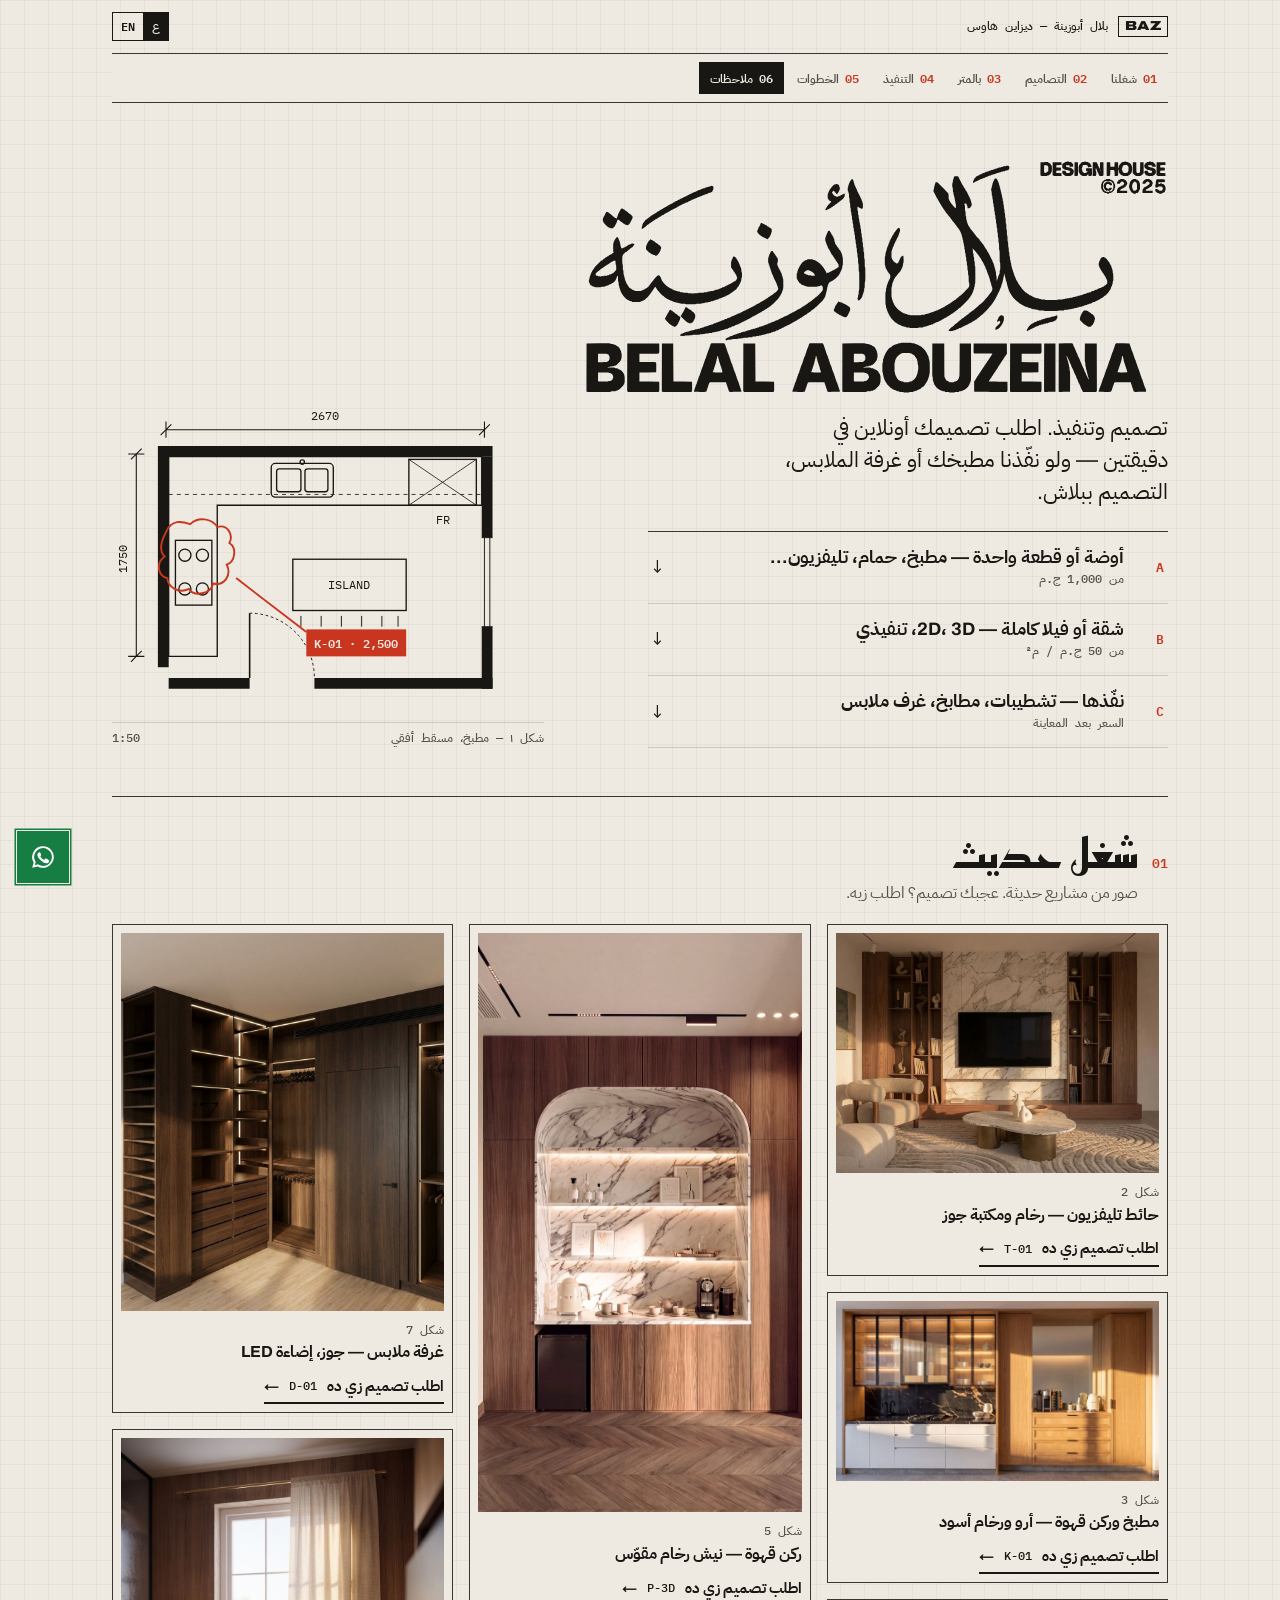
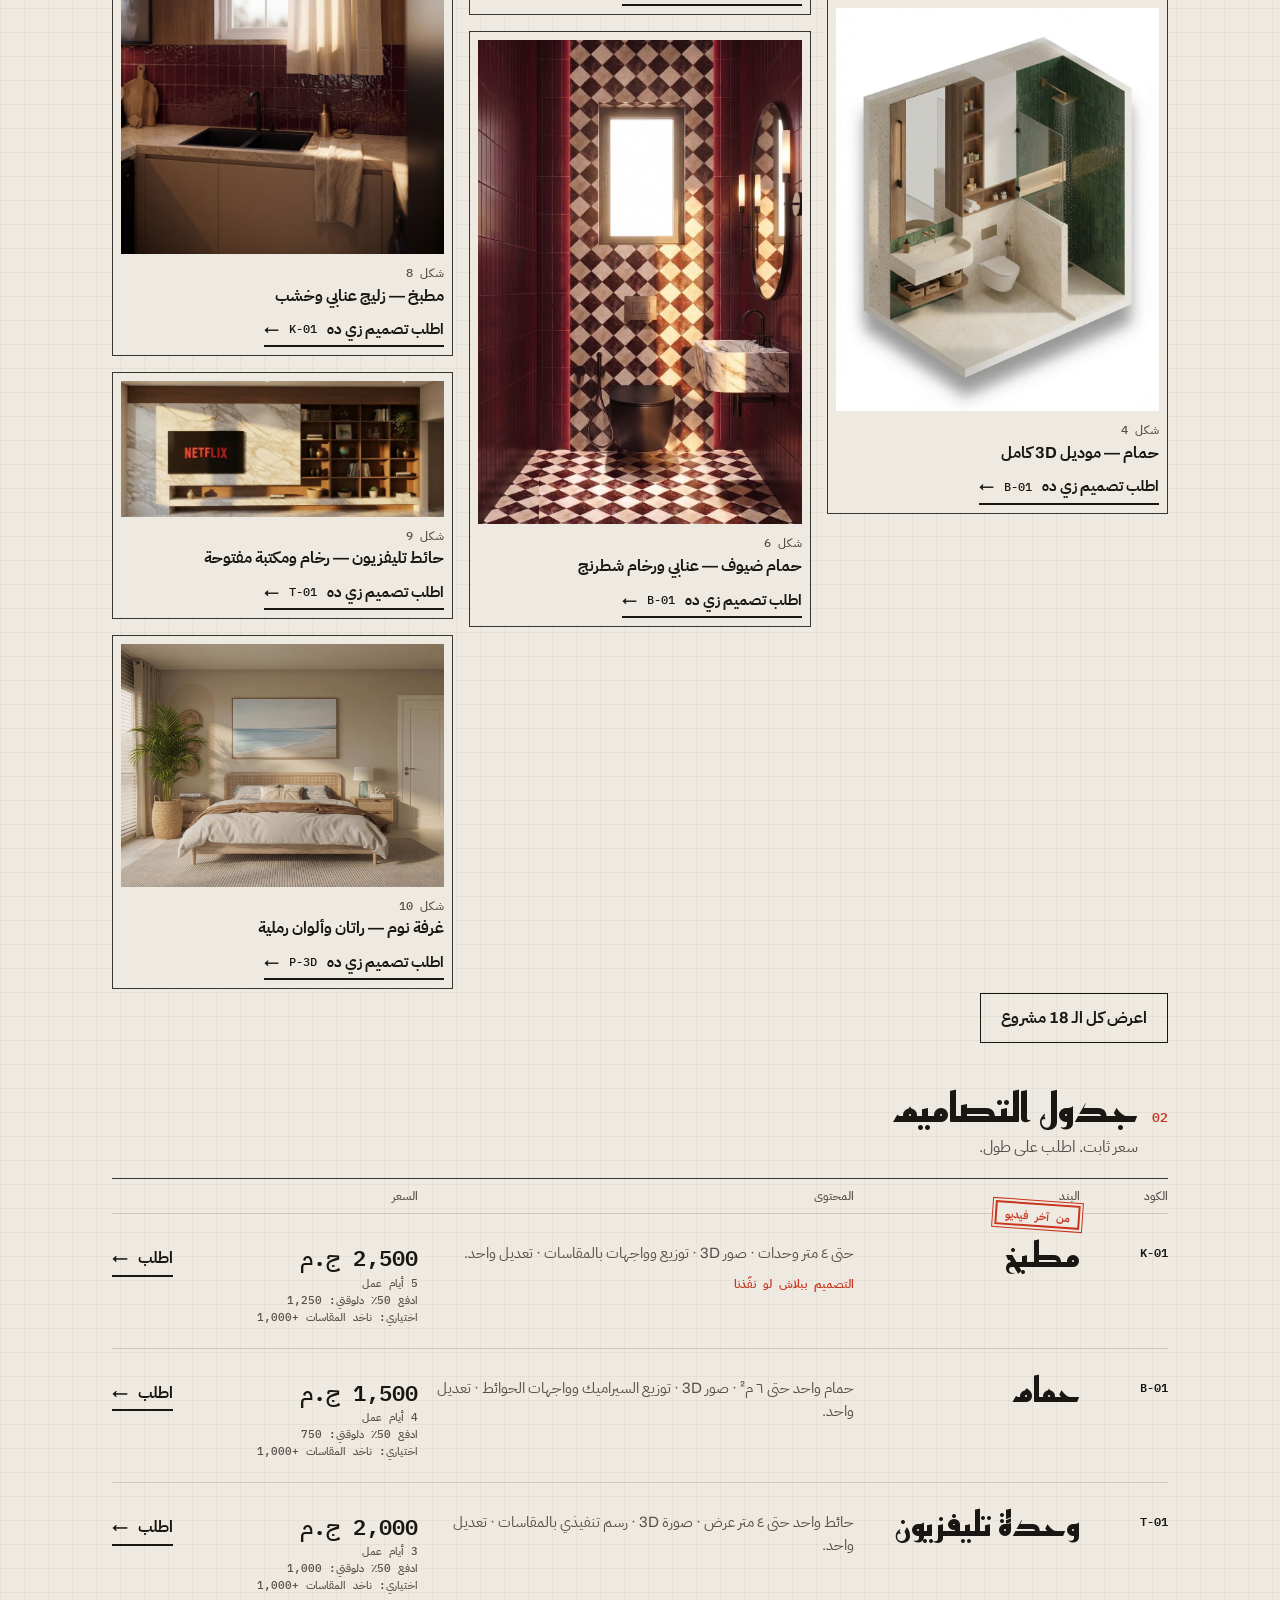
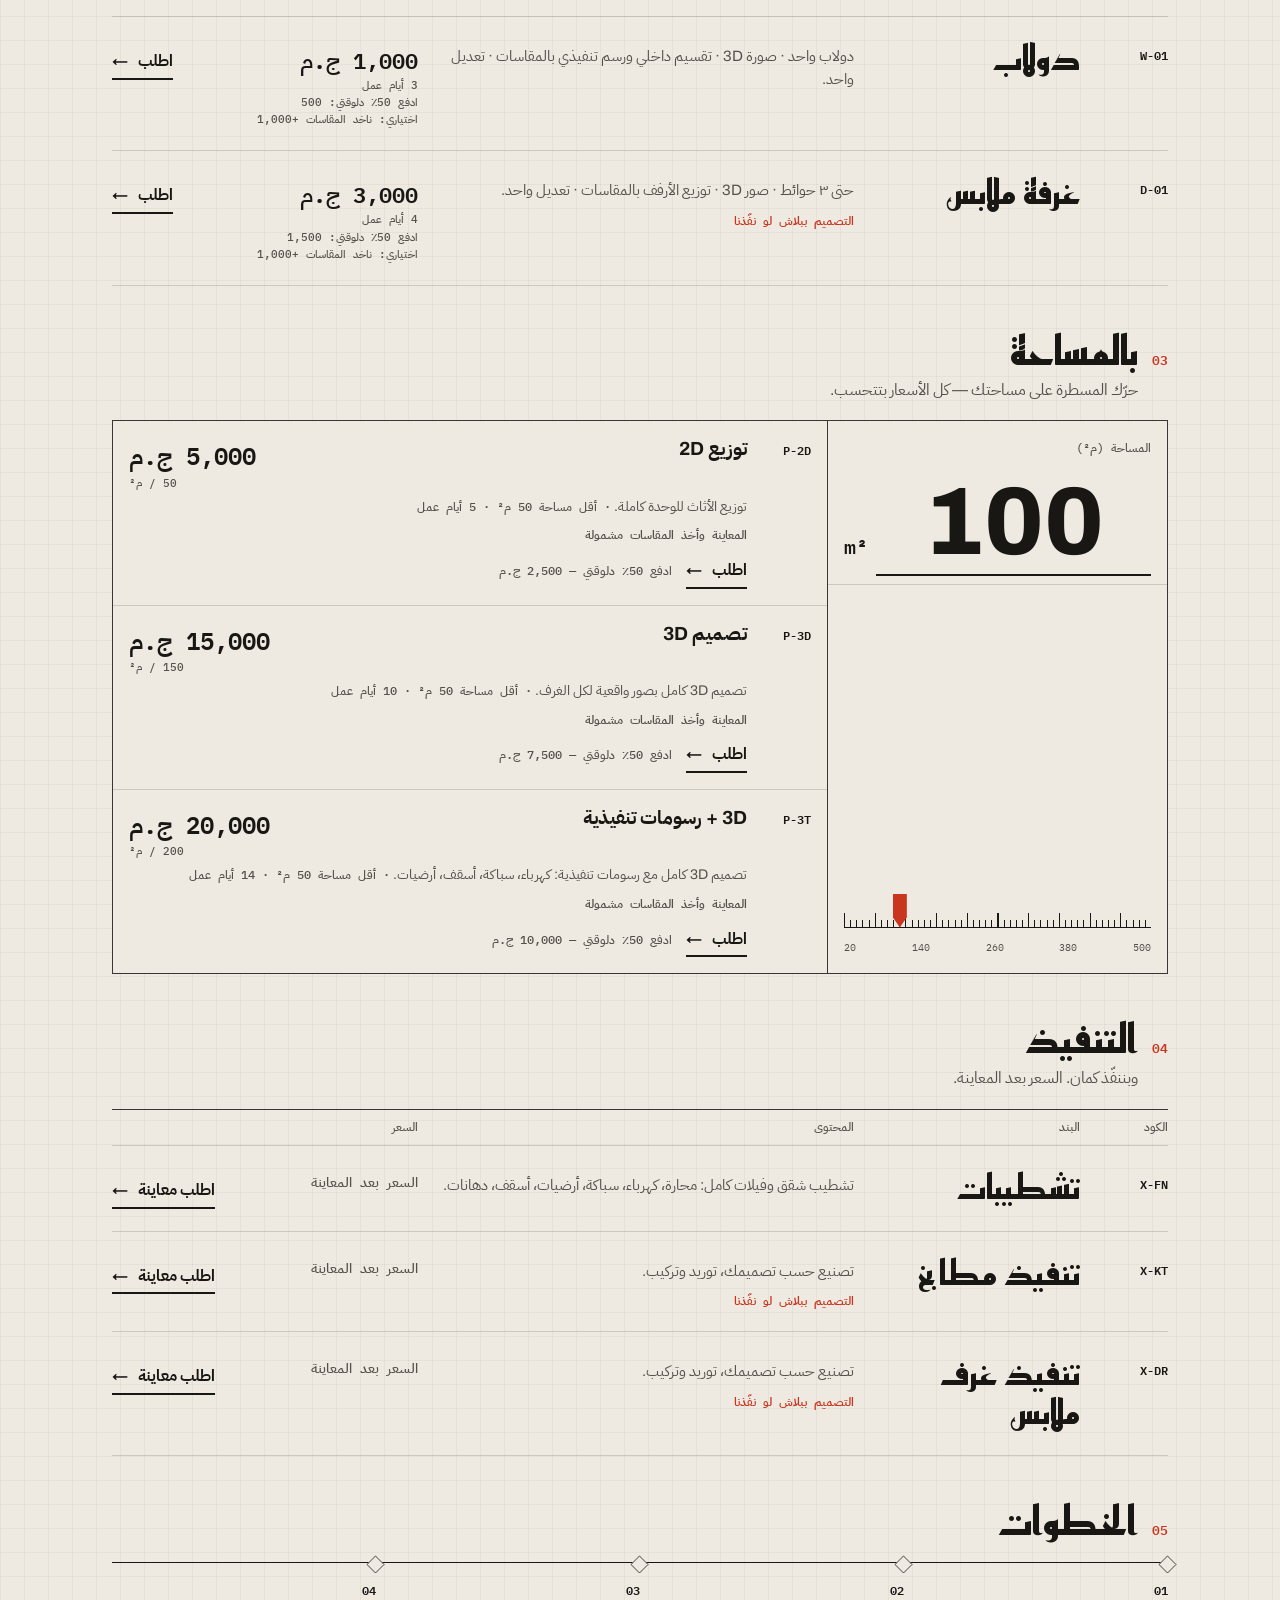
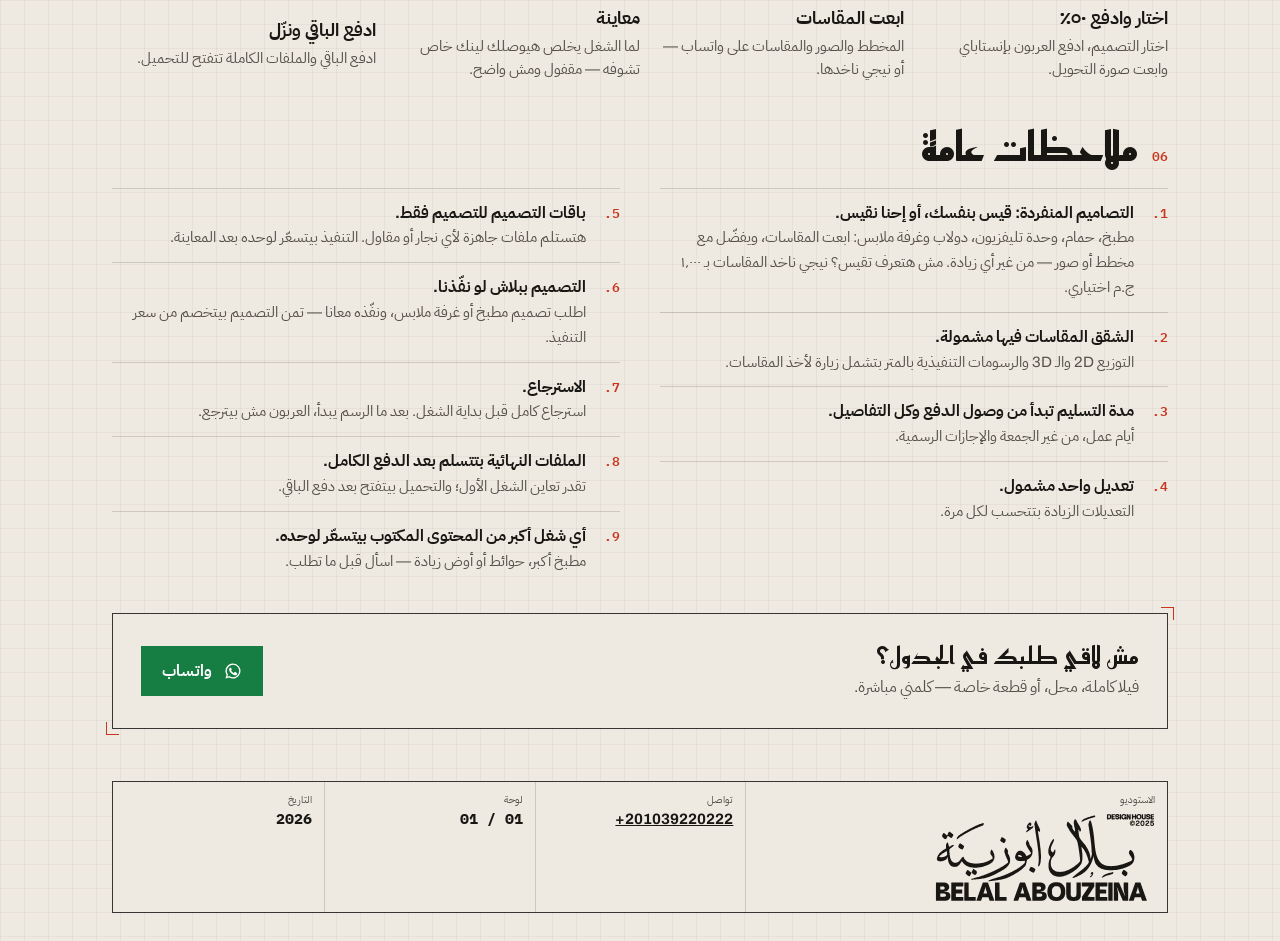
<file: design/index.html>
<!doctype html>
<html lang="ar" dir="rtl">
<head>
<meta charset="utf-8">
<meta name="viewport" content="width=device-width, initial-scale=1, viewport-fit=cover">
<title>Belal Abouzeina Design House</title>
<meta name="description" content="Interior design and execution — kitchens, dressing rooms, bathrooms, finishing works. Order your design online; free when we build it.">
<meta property="og:title" content="Belal Abouzeina Design House">
<meta property="og:description" content="Designs, ordered like products. Choose, pay, send your plan.">
<meta name="theme-color" content="#efeae1">
<link rel="preconnect" href="https://fonts.googleapis.com">
<link rel="preconnect" href="https://fonts.gstatic.com" crossorigin>
<link href="https://fonts.googleapis.com/css2?family=Archivo:wdth,wght@62..125,400..900&family=IBM+Plex+Mono:wght@400;500;600&family=IBM+Plex+Sans+Arabic:wght@400;500;700&family=Reem+Kufi:wght@500;700&display=swap" rel="stylesheet">
<script src="assets/contact.js"></script>
<script>
/* =====================================================================
   EDIT THIS BLOCK ONLY — prices, scope, contact, payment.
   ===================================================================== */
const CONFIG = {
  whatsapp: CONTACT.whatsapp,        // WhatsApp + InstaPay numbers live in assets/contact.js
  instagram: "",                     // e.g. "bilalabouzeina"
  instapay: CONTACT.instapay,
  vodafoneCash: "",                  // e.g. "01000000000"      ("" = hidden)

  // The design from your latest viral video: gets the stamp and moves to the top.
  featured: "kitchen",

  currency: { en: "EGP", ar: "ج.م" },

  // Share paid upfront for every order (0.5 = 50%). The rest is paid to unlock the final files.
  // Any service can override it with its own deposit: 1 = full payment upfront.
  deposit: 0.5,

  // Fixed-price designs: client sends dimensions + floor plan, or we measure on site for this fee (EGP).
  // Per-meter work always includes site measurement.
  measureFee: 1000,

  // Fixed-price designs. price: null hides a design from the page. payLink = card payment link (Paymob / Kashier / Fawry), optional.
  packages: [
    { id: "kitchen", code: "K-01", price: 2500, days: 5, payLink: "", credit: true,
      name:  { en: "Kitchen", ar: "مطبخ" },
      scope: { en: "Up to 4 m of cabinets · 3D renders · layout & elevations with dimensions · 1 revision.",
               ar: "حتى ٤ متر وحدات · صور 3D · توزيع وواجهات بالمقاسات · تعديل واحد." } },
    { id: "bathroom", code: "B-01", price: 1500, days: 4, payLink: "",
      name:  { en: "Bathroom", ar: "حمام" },
      scope: { en: "One bathroom up to 6 m² · 3D renders · tile layout & wall elevations · 1 revision.",
               ar: "حمام واحد حتى ٦ م² · صور 3D · توزيع السيراميك وواجهات الحوائط · تعديل واحد." } },
    { id: "tv", code: "T-01", price: 2000, days: 3, payLink: "",
      name:  { en: "TV Unit", ar: "وحدة تليفزيون" },
      scope: { en: "One TV wall up to 4 m wide · 3D render · execution drawing with dimensions · 1 revision.",
               ar: "حائط واحد حتى ٤ متر عرض · صورة 3D · رسم تنفيذي بالمقاسات · تعديل واحد." } },
    { id: "wardrobe", code: "W-01", price: 1000, days: 3, payLink: "",
      name:  { en: "Wardrobe", ar: "دولاب" },
      scope: { en: "One wardrobe · 3D render · inside layout & execution drawing with dimensions · 1 revision.",
               ar: "دولاب واحد · صورة 3D · تقسيم داخلي ورسم تنفيذي بالمقاسات · تعديل واحد." } },
    { id: "dressing", code: "D-01", price: 3000, days: 4, payLink: "", credit: true,
      name:  { en: "Dressing Room", ar: "غرفة ملابس" },
      scope: { en: "Up to 3 walls · 3D renders · shelving layout with dimensions · 1 revision.",
               ar: "حتى ٣ حوائط · صور 3D · توزيع الأرفف بالمقاسات · تعديل واحد." } }
  ],

  // Execution (no online price — client requests a site visit).
  // credit: true = the design fee for this item is deducted from the execution price.
  execution: [
    { id: "exec-finishing", code: "X-FN", credit: false,
      name: { en: "Finishing Works", ar: "تشطيبات" },
      desc: { en: "Full apartment and villa finishing: plastering, electrical, plumbing, flooring, ceilings, paint.",
              ar: "تشطيب شقق وفيلات كامل: محارة، كهرباء، سباكة، أرضيات، أسقف، دهانات." } },
    { id: "exec-kitchen", code: "X-KT", credit: true,
      name: { en: "Kitchens", ar: "تنفيذ مطابخ" },
      desc: { en: "Manufactured to your design, delivered and installed.",
              ar: "تصنيع حسب تصميمك، توريد وتركيب." } },
    { id: "exec-dressing", code: "X-DR", credit: true,
      name: { en: "Dressing Rooms", ar: "تنفيذ غرف ملابس" },
      desc: { en: "Manufactured to your design, delivered and installed.",
              ar: "تصنيع حسب تصميمك، توريد وتركيب." } }
  ],

  // Per-square-meter work. Client sets the area, total = area × rate.
  perMeter: [
    { id: "2d",   code: "P-2D", rate: 50,  min: 50, days: 5,  payLink: "",
      name: { en: "2D Layout", ar: "توزيع 2D" },
      desc: { en: "Furniture layout for the whole unit.", ar: "توزيع الأثاث للوحدة كاملة." } },
    { id: "3d",   code: "P-3D", rate: 150, min: 50, days: 10, payLink: "",
      name: { en: "3D Interior", ar: "تصميم 3D" },
      desc: { en: "Full 3D design, realistic renders of every room.", ar: "تصميم 3D كامل بصور واقعية لكل الغرف." } },
    { id: "tech", code: "P-3T", rate: 200, min: 50, days: 14, payLink: "",
      name: { en: "3D + Technical Drawings", ar: "3D + رسومات تنفيذية" },
      desc: { en: "Full 3D design plus execution drawings: electrical, plumbing, ceilings, flooring.", ar: "تصميم 3D كامل مع رسومات تنفيذية: كهرباء، سباكة، أسقف، أرضيات." } }
  ],

  // Your work, shown near the top. Put images in design/work/.
  // w/h = image size in pixels; order = design it links to ("Order a design like this").
  portfolio: [
    { src: "work/tv-wall-marble.jpg", w: 1184, h: 880, order: "tv", en: "TV wall — marble & walnut shelving", ar: "حائط تليفزيون — رخام ومكتبة جوز" },
    { src: "work/kitchen-oak-coffee.jpg", w: 1400, h: 781, order: "kitchen", en: "Kitchen & coffee station — oak, black marble", ar: "مطبخ وركن قهوة — أرو ورخام أسود" },
    { src: "work/bathroom-green-cutaway.jpg", w: 912, h: 1136, order: "bathroom", en: "Bathroom — full 3D model", ar: "حمام — موديل 3D كامل" },
    { src: "work/coffee-niche-marble.jpg", w: 781, h: 1400, order: "3d", en: "Coffee corner — marble arch niche", ar: "ركن قهوة — نيش رخام مقوّس" },
    { src: "work/bathroom-checkered.jpg", w: 934, h: 1400, order: "bathroom", en: "Guest bathroom — burgundy & checkered marble", ar: "حمام ضيوف — عنابي ورخام شطرنج" },
    { src: "work/dressing-room-walnut.jpg", w: 958, h: 1120, order: "dressing", en: "Dressing room — walnut, LED shelving", ar: "غرفة ملابس — جوز، إضاءة LED" },
    { src: "work/kitchen-burgundy-sink.jpg", w: 896, h: 1152, order: "kitchen", en: "Kitchen — burgundy zellige & wood", ar: "مطبخ — زليج عنابي وخشب" },
    { src: "work/tv-wall-marble-shelves.jpg", w: 1400, h: 586, order: "tv", en: "TV wall — marble with open shelving", ar: "حائط تليفزيون — رخام ومكتبة مفتوحة" },
    { src: "work/bedroom-coastal.jpg", w: 1152, h: 864, order: "3d", en: "Bedroom — rattan & sand tones", ar: "غرفة نوم — راتان وألوان رملية" },
    { src: "work/living-room-marble.jpg", w: 1400, h: 1045, order: "3d", en: "Living room — full 3D design", ar: "ريسبشن — تصميم 3D كامل" },
    { src: "work/bathroom-green.jpg", w: 912, h: 1136, order: "bathroom", en: "Bathroom — green zellige & terrazzo", ar: "حمام — زليج أخضر وتيرازو" },
    { src: "work/kitchen-compact.jpg", w: 710, h: 920, order: "kitchen", en: "Compact kitchen — oak & marble", ar: "مطبخ صغير — أرو ورخام" },
    { src: "work/bathroom-vanity.jpg", w: 843, h: 1264, order: "bathroom", en: "Bathroom vanity — marble basin", ar: "حوض حمام — رخام" },
    { src: "work/wardrobe-walnut-light.jpg", w: 976, h: 1078, order: "wardrobe", en: "Wardrobe wall with hidden door", ar: "حائط دواليب بباب مخفي" },
    { src: "work/kitchen-arch.jpg", w: 586, h: 1400, order: "kitchen", en: "Kitchen through the arch", ar: "مطبخ من ورا القوس" },
    { src: "work/bedroom-coastal-detail.jpg", w: 1152, h: 864, order: "3d", en: "Bedroom — detail", ar: "غرفة نوم — تفصيلة" },
    { src: "work/tv-wall-marble-detail.jpg", w: 1400, h: 586, order: "tv", en: "TV wall — detail", ar: "حائط تليفزيون — تفصيلة" },
    { src: "work/wardrobe-walnut.jpg", w: 976, h: 1078, order: "wardrobe", en: "Wardrobe — walnut, full height", ar: "دولاب — جوز، لحد السقف" }
  ]
};
</script>
<style>
:root{
  --paper:#efeae1;--paper-2:#e7e1d5;--ink:#191714;--ink-2:#55504a;--rule:rgba(25,23,20,.85);--hair:rgba(25,23,20,.16);
  --grid:rgba(25,23,20,.045);--red:#c8361f;--on-ink:#efeae1;
  --disp:"Archivo","Reem Kufi",sans-serif;--body:"Archivo","IBM Plex Sans Arabic",sans-serif;--mono:"IBM Plex Mono","IBM Plex Sans Arabic",monospace;
}
/* dark = blueprint */
@media (prefers-color-scheme:dark){:root:not([data-theme="light"]){
  --paper:#0f2a44;--paper-2:#123252;--ink:#e6eef6;--ink-2:#9fb6cc;--rule:rgba(230,238,246,.8);--hair:rgba(230,238,246,.18);
  --grid:rgba(230,238,246,.06);--red:#ff8a6b;--on-ink:#0f2a44;color-scheme:dark}}
:root[data-theme="dark"]{--paper:#0f2a44;--paper-2:#123252;--ink:#e6eef6;--ink-2:#9fb6cc;--rule:rgba(230,238,246,.8);--hair:rgba(230,238,246,.18);--grid:rgba(230,238,246,.06);--red:#ff8a6b;--on-ink:#0f2a44;color-scheme:dark}

*{box-sizing:border-box;border-radius:0}
[hidden]{display:none!important}
html{scroll-behavior:smooth;-webkit-text-size-adjust:100%}
body{margin:0;color:var(--ink);font-family:var(--body);font-size:16px;line-height:1.55;
  background-color:var(--paper);
  background-image:linear-gradient(var(--grid) 1px,transparent 1px),linear-gradient(90deg,var(--grid) 1px,transparent 1px);
  background-size:24px 24px}
button,input,textarea{font:inherit;color:inherit}
button{cursor:pointer;background:none;border:0;padding:0}
a{color:inherit}
:focus-visible{outline:2px solid var(--red);outline-offset:3px}
::selection{background:var(--red);color:var(--paper)}

.sheet{max-width:1120px;margin:0 auto;padding-inline:16px}
@media (min-width:760px){.sheet{padding-inline:32px}}
.mono{font-family:var(--mono);font-size:12px;font-weight:500}
html[lang="en"] .mono,html[lang="en"] .cap{text-transform:uppercase;letter-spacing:.08em}
.muted{color:var(--ink-2)}
.red{color:var(--red)}

/* top strip */
.strip{display:flex;align-items:center;gap:12px;border-bottom:1.5px solid var(--rule);padding-block:12px}
.strip .id{display:flex;gap:10px;align-items:center;min-width:0}
.strip .id .mono{white-space:nowrap;overflow:hidden;text-overflow:ellipsis}
.monogram{font-family:"Archivo",sans-serif;font-stretch:125%;font-weight:900;font-size:13px;border:1.5px solid var(--ink);padding:3px 6px;line-height:1;letter-spacing:.02em}
.langs{margin-inline-start:auto;display:flex;font-family:var(--mono);font-size:12px;font-weight:600}
.langs button{padding:4px 8px;border:1.5px solid var(--ink);color:var(--ink)}
.langs button+button{border-inline-start:0}
.langs button[aria-pressed="true"]{background:var(--ink);color:var(--on-ink)}

/* hero */
.hero{display:grid;gap:20px;padding-block:28px 36px;border-bottom:1.5px solid var(--rule)}
@media (min-width:860px){.hero{grid-template-columns:1.15fr .85fr;align-items:end;gap:40px;padding-block:56px 48px}}
.name{font-family:var(--disp);font-weight:800;line-height:.92;margin:0;font-size:clamp(44px,13vw,124px)}
html[lang="en"] .name{font-stretch:125%;text-transform:uppercase;letter-spacing:-.02em;font-size:clamp(40px,11.5vw,112px)}
html[lang="ar"] .name{font-weight:700;line-height:1.15}
.name{margin:0}
.logo{display:block;width:100%;max-width:640px;aspect-ratio:961/388;background:currentColor;-webkit-mask:url(assets/logo.svg) no-repeat center/contain;mask:url(assets/logo.svg) no-repeat center/contain}
.sr{position:absolute;width:1px;height:1px;overflow:hidden;clip:rect(0 0 0 0);white-space:nowrap}
.lede{font-size:clamp(18px,4.6vw,22px);line-height:1.45;margin:18px 0 22px;max-width:30ch}
.btn{display:inline-flex;align-items:center;gap:12px;min-height:50px;padding:0 20px;background:var(--ink);color:var(--on-ink);font-weight:700;text-decoration:none;font-size:16px;border:1.5px solid var(--ink);transition:background .15s,color .15s}
.btn:hover{background:transparent;color:var(--ink)}
.btn .arr{font-family:var(--mono);font-weight:500}
html[dir="rtl"] .arr.flip{display:inline-block;transform:scaleX(-1)}
.btn.out{background:transparent;color:var(--ink)}
.btn.out:hover{background:var(--ink);color:var(--on-ink)}
.btn.wa{background:#167d43;border-color:#167d43;color:#fff}
.btn.wa:hover{background:transparent;color:var(--ink)}
.plan{width:100%;height:auto;color:var(--ink);display:block}
.plan .r{color:var(--red)}
.plan text{font-family:"IBM Plex Mono",monospace;font-size:9px;fill:currentColor}
.plan-cap{display:flex;justify-content:space-between;border-top:1px solid var(--hair);padding-top:6px;margin-top:4px}

/* section heads */
section{padding-block:36px 8px;scroll-margin-top:52px}
.nav{position:sticky;top:0;z-index:20;display:flex;gap:2px;overflow-x:auto;scrollbar-width:none;background:var(--paper);border-bottom:1.5px solid var(--rule);margin-inline:-16px;padding:8px 16px}
.nav::-webkit-scrollbar{display:none}
@media (min-width:760px){.nav{margin-inline:0;padding-inline:0}}
.nav a{flex:none;text-decoration:none;font-family:var(--mono);font-size:12px;font-weight:600;padding:6px 10px;border:1.5px solid transparent;white-space:nowrap;color:var(--ink-2)}
html[lang="en"] .nav a{text-transform:uppercase;letter-spacing:.06em}
.nav a .n{color:var(--red);margin-inline-end:6px}
.nav a:hover{color:var(--ink);border-color:var(--hair)}
.nav a.on{color:var(--on-ink);background:var(--ink);border-color:var(--ink)}
.nav a.on .n{color:inherit}
.paths{border-top:1.5px solid var(--rule);max-width:520px}
.paths a{display:grid;grid-template-columns:28px 1fr auto;gap:2px 12px;align-items:center;text-decoration:none;padding:14px 4px;border-bottom:1px solid var(--hair);transition:background .15s}
.paths a:hover{background:var(--ink);color:var(--on-ink)}
.paths a:hover .muted,.paths a:hover .red{color:inherit}
.paths .k{font-family:var(--mono);font-size:13px;font-weight:600;color:var(--red);grid-row:1 / 3}
.paths b{font-size:18px;line-height:1.25}
.paths .mono{grid-column:2}
.paths .arr{grid-row:1 / 3;grid-column:3;font-family:var(--mono);font-size:18px}
.fab{position:fixed;inset-inline-end:16px;bottom:calc(16px + env(safe-area-inset-bottom,0px));z-index:30;width:54px;height:54px;display:grid;place-items:center;background:#167d43;color:#fff;border:1.5px solid var(--paper);box-shadow:0 0 0 1.5px #167d43}
.fab svg{width:26px;height:26px}
body.lock .fab{display:none}
.shead{display:grid;grid-template-columns:auto 1fr;gap:4px 14px;align-items:baseline;margin-bottom:18px}
.shead .no{font-family:var(--mono);font-size:13px;color:var(--red);font-weight:600}
.shead h2{margin:0;font-family:var(--disp);font-weight:800;font-size:clamp(26px,6vw,40px);line-height:1.1}
html[lang="en"] .shead h2{font-stretch:112%;text-transform:uppercase;letter-spacing:-.01em}
html[lang="ar"] .shead h2{font-weight:700}
.shead p{grid-column:2;margin:0;color:var(--ink-2)}

/* schedule (fixed packages) */
.sched{border-top:1.5px solid var(--rule)}
.sched-hd{display:none}
.row{position:relative;display:grid;grid-template-columns:52px 1fr auto;gap:2px 12px;padding:18px 0 20px;border-bottom:1px solid var(--hair);scroll-margin-top:70px;transition:background .3s}
.row .code{font-family:var(--mono);font-size:12px;font-weight:600;padding-top:7px}
.row .nm{font-family:var(--disp);font-weight:700;font-size:clamp(24px,6.4vw,34px);line-height:1.15;margin:0}
html[lang="en"] .row .nm{font-stretch:110%;text-transform:uppercase;letter-spacing:-.01em}
.row .pr{grid-column:3;grid-row:1;font-family:var(--mono);font-weight:600;font-size:clamp(17px,4.4vw,22px);text-align:end;white-space:nowrap;padding-top:4px}
.row .pr small{display:block;font-size:11px;font-weight:500;color:var(--ink-2)}
.row .sc{grid-column:2 / 4;margin:6px 0 12px;color:var(--ink-2);font-size:15px;max-width:60ch}
.row .act{grid-column:2 / 4;display:flex;align-items:center;gap:14px;flex-wrap:wrap}
.order{display:inline-flex;align-items:center;gap:10px;font-weight:700;border-bottom:2px solid var(--ink);padding:4px 0;font-size:16px}
.order:hover{color:var(--red);border-color:var(--red)}
.row.hit{background:color-mix(in srgb,var(--red) 9%,transparent)}
.stamp{position:absolute;inset-inline-end:0;top:-10px;transform:rotate(-4deg);border:2px solid var(--red);color:var(--red);font-family:var(--mono);font-weight:600;font-size:11px;padding:3px 8px;background:var(--paper);line-height:1.3;box-shadow:0 0 0 2px var(--paper),0 0 0 3px var(--red)}
html[dir="rtl"] .stamp{transform:rotate(4deg)}
@media (min-width:760px){
  .sched-hd{display:grid;grid-template-columns:72px 1fr 2fr 140px 150px;gap:16px;padding:8px 0;border-bottom:1px solid var(--hair)}
  .row{grid-template-columns:72px 1fr 2fr 140px 150px;gap:16px;align-items:start;padding:22px 0}
  .row .sc{grid-column:auto;margin:6px 0 0}
  .row .act{grid-column:auto;justify-content:flex-end;padding-top:6px}
  .row .pr{text-align:start;grid-column:auto;grid-row:auto}
  .stamp{inset-inline-end:auto;inset-inline-start:calc(72px + 16px);top:-11px}
}

/* scale ruler calculator */
.calc{border:1.5px solid var(--rule);background:var(--paper)}
.calc-top{padding:18px 16px 8px;display:flex;align-items:flex-end;gap:12px;flex-wrap:wrap;border-bottom:1px solid var(--hair)}
.calc-top label{display:block;width:100%}
.area{display:flex;align-items:baseline;gap:8px;width:100%}
.area input{flex:1;min-width:0;width:100%;font-family:var(--disp);font-weight:800;font-size:clamp(56px,16vw,96px);line-height:1;border:0;border-bottom:2px solid var(--ink);background:transparent;padding:0;text-align:center;-moz-appearance:textfield}
html[lang="en"] .area input{font-stretch:125%}
.area input::-webkit-outer-spin-button,.area input::-webkit-inner-spin-button{-webkit-appearance:none;margin:0}
.area .u{font-family:var(--mono);font-size:20px;font-weight:600}
.ruler{padding:6px 16px 18px;border-bottom:1.5px solid var(--rule)}
.ruler input{width:100%;-webkit-appearance:none;appearance:none;height:34px;background:
  repeating-linear-gradient(90deg,var(--ink) 0 1px,transparent 1px 10%) bottom/100% 14px no-repeat,
  repeating-linear-gradient(90deg,var(--ink) 0 1px,transparent 1px 2%) bottom/100% 7px no-repeat;
  border-bottom:1.5px solid var(--ink);cursor:ew-resize;margin:0}
html[dir="rtl"] .ruler input{direction:ltr}
.ruler input::-webkit-slider-thumb{-webkit-appearance:none;width:14px;height:34px;background:var(--red);clip-path:polygon(0 0,100% 0,100% 70%,50% 100%,0 70%)}
.ruler input::-moz-range-thumb{width:14px;height:34px;border:0;border-radius:0;background:var(--red);clip-path:polygon(0 0,100% 0,100% 70%,50% 100%,0 70%)}
.ticks{display:flex;justify-content:space-between;direction:ltr;font-family:var(--mono);font-size:10px;color:var(--ink-2);margin-top:4px}
.mrow{display:grid;grid-template-columns:52px 1fr auto;gap:2px 12px;padding:16px;border-bottom:1px solid var(--hair);scroll-margin-top:70px;position:relative;transition:background .3s}
.mrow:last-child{border-bottom:0}
.mrow.hit{background:color-mix(in srgb,var(--red) 9%,transparent)}
.mrow .code{font-family:var(--mono);font-size:12px;font-weight:600;padding-top:4px}
.mrow h3{margin:0;font-size:19px;font-weight:700;line-height:1.3}
.mrow .d{grid-column:2 / 4;margin:2px 0 8px;font-size:14px;color:var(--ink-2)}
.mrow .tot{font-family:var(--mono);font-weight:600;font-size:clamp(18px,4.8vw,24px);text-align:end;white-space:nowrap}
.mrow .tot small{display:block;font-size:11px;font-weight:500;color:var(--ink-2)}
.mrow .act{grid-column:2 / 4;display:flex;gap:14px;align-items:center;flex-wrap:wrap}
@media (min-width:760px){.calc{display:grid;grid-template-columns:340px 1fr}.calc-left{border-inline-end:1.5px solid var(--rule);display:flex;flex-direction:column;justify-content:space-between}.ruler{border-bottom:0}}

/* process — drawn as a dimension line */
.proc{list-style:none;margin:0;padding:0;display:grid;gap:0}
.proc li{display:grid;grid-template-columns:52px 1fr;gap:12px;padding-bottom:22px;position:relative}
.proc li::before{content:"";position:absolute;inset-inline-start:7px;top:22px;bottom:0;border-inline-start:1px solid var(--ink)}
.proc li:last-child::before{display:none}
.proc .n{font-family:var(--mono);font-size:12px;font-weight:600;display:flex;gap:8px;align-items:flex-start}
.proc .n::before{content:"";width:15px;height:15px;border:1.5px solid var(--ink);background:var(--paper);flex:none;margin-top:2px;transform:rotate(45deg) scale(.75)}
.proc b{display:block;font-size:18px}
.proc p{margin:2px 0 0;color:var(--ink-2);font-size:15px}
@media (min-width:860px){
  .proc{grid-template-columns:repeat(4,1fr);border-top:1px solid var(--ink);padding-top:0}
  .proc li{grid-template-columns:1fr;gap:6px;padding:0 20px 0 0;padding-top:18px}
  html[dir="rtl"] .proc li{padding:18px 0 0 20px}
  .proc li::before{display:none}
  .proc .n::before{position:absolute;top:-9px;inset-inline-start:-8px}
  .proc .n{padding-top:0}
}

/* portfolio */
.work{display:flex;gap:12px;overflow-x:auto;scroll-snap-type:x mandatory;margin-inline:-16px;padding:0 16px 10px;scrollbar-width:thin}
.work figure{margin:0;border:1.5px solid var(--rule);padding:8px;background:var(--paper);flex:none;scroll-snap-align:start;display:flex;flex-direction:column;max-width:82vw}
.work .zoom{display:block;cursor:zoom-in;padding:0}
.work img{display:block;height:400px;width:auto;max-width:100%;object-fit:cover;background:var(--paper-2)}
.work figcaption{display:flex;flex-direction:column;gap:2px;padding-top:10px;max-width:min(330px,80vw)}
.work .cap-t{font-weight:700;font-size:16px;line-height:1.35}
.work .order{align-self:flex-start;margin-top:6px;font-size:15px}
@media (min-width:860px){
  .work{display:block;columns:3;column-gap:16px;overflow:visible;margin:0;padding:0}
  .work figure{display:flex;break-inside:avoid;margin-bottom:16px;max-width:none}
  .work img{width:100%;height:auto;max-height:640px;object-fit:cover}
  .work figcaption{max-width:none}
  .work:not(.open) .extra{display:none}
}
#moreWork{display:none}
@media (min-width:860px){#moreWork:not([hidden]){display:inline-flex;margin-top:4px}}
.lb{position:fixed;inset:0;z-index:60;background:rgba(10,10,9,.92);display:grid;place-items:center;padding:16px;cursor:zoom-out}
.lb img{max-width:100%;max-height:calc(100vh - 80px);object-fit:contain;display:block}
.lb p{color:#efeae1;font-family:var(--mono);font-size:12px;margin:10px 0 0;text-align:center}

/* general notes */
.notes{margin:0;padding:0;list-style:none;counter-reset:n;columns:1;column-gap:40px}
@media (min-width:860px){.notes{columns:2}}
.notes li{break-inside:avoid;display:grid;grid-template-columns:34px 1fr;padding:12px 0;border-top:1px solid var(--hair);counter-increment:n}
.notes li::before{content:counter(n) ".";font-family:var(--mono);font-weight:600;font-size:13px;color:var(--red);padding-top:2px}
.notes b{display:block}
.notes span{color:var(--ink-2);font-size:15px}

/* custom request */
.custom{display:grid;gap:16px;border:1.5px solid var(--rule);padding:20px;margin-top:8px;background:var(--paper);position:relative}
.custom::before,.custom::after{content:"";position:absolute;width:12px;height:12px;border:1.5px solid var(--red)}
.custom::before{top:-7px;inset-inline-start:-7px;border-inline-end:0;border-bottom:0}
.custom::after{bottom:-7px;inset-inline-end:-7px;border-inline-start:0;border-top:0}
.custom h3{margin:0;font-family:var(--disp);font-size:24px;font-weight:700;line-height:1.2}
html[lang="en"] .custom h3{font-stretch:110%;text-transform:uppercase}
.custom p{margin:4px 0 0;color:var(--ink-2)}
@media (min-width:760px){.custom{grid-template-columns:1fr auto;align-items:center;padding:28px}}

/* title block footer */
.tblock{margin:44px 0 28px;border:1.5px solid var(--rule);display:grid;grid-template-columns:1fr 1fr;background:var(--paper)}
.tblock div{padding:10px 12px;border-bottom:1px solid var(--hair);min-width:0}
.tblock div:nth-child(odd){border-inline-end:1px solid var(--hair)}
.tblock .wide{grid-column:1 / -1;border-inline-end:0!important}
.tblock .k{display:block;font-family:var(--mono);font-size:10px;color:var(--ink-2)}
html[lang="en"] .tblock .k{text-transform:uppercase;letter-spacing:.08em}
.tblock .v{font-weight:700;font-size:15px;overflow-wrap:anywhere}
.tblock .big{font-family:var(--disp);font-size:22px;font-weight:800;line-height:1.1}
html[lang="en"] .tblock .big{font-stretch:120%;text-transform:uppercase}
.tblock div:nth-last-child(-n+2){border-bottom:0}
@media (min-width:760px){.tblock{grid-template-columns:2fr 1fr 1fr 1fr}.tblock .wide{grid-column:auto;border-inline-end:1px solid var(--hair)!important}.tblock div{border-bottom:0;border-inline-end:1px solid var(--hair)}.tblock div:last-child{border-inline-end:0}}

/* work order (checkout) */
.wo{position:fixed;inset:0;z-index:50;display:flex;justify-content:flex-end;background:rgba(15,14,12,.5)}
.wo[hidden]{display:none}
.wo-panel{width:100%;max-width:480px;height:100%;overflow-y:auto;background:var(--paper);border-inline-start:1.5px solid var(--rule);
  background-image:linear-gradient(var(--grid) 1px,transparent 1px),linear-gradient(90deg,var(--grid) 1px,transparent 1px);background-size:24px 24px;
  padding:0 20px calc(28px + env(safe-area-inset-bottom,0px));animation:slide .22s ease-out}
@keyframes slide{from{transform:translateX(24px);opacity:0}to{transform:none;opacity:1}}
html[dir="rtl"] .wo-panel{animation-name:slideR}
@keyframes slideR{from{transform:translateX(-24px);opacity:0}to{transform:none;opacity:1}}
.wo-hd{position:sticky;top:0;background:var(--paper);display:flex;align-items:center;gap:10px;padding:14px 0;border-bottom:1.5px solid var(--rule);margin-bottom:18px;z-index:1}
.wo-hd .x{margin-inline-start:auto;font-family:var(--mono);font-weight:600;font-size:13px;border:1.5px solid var(--ink);padding:5px 10px}
.wo h3{margin:0 0 2px;font-family:var(--disp);font-weight:800;font-size:30px;line-height:1.1}
html[lang="en"] .wo h3{font-stretch:115%;text-transform:uppercase}
.fl{display:block;margin-top:18px}
.fl .mono{display:block;color:var(--ink-2);margin-bottom:2px}
.fl input,.fl textarea{width:100%;border:0;border-bottom:1.5px solid var(--ink);background:transparent;padding:6px 0 8px;font-size:18px;outline:none}
.fl textarea{min-height:56px;resize:vertical;font-size:16px}
.fl input:focus,.fl textarea:focus{border-color:var(--red)}
.err{color:var(--red);font-size:14px;margin-top:10px;font-weight:600}
.lines{margin:24px 0 8px;border-top:1.5px solid var(--rule)}
.lines div{display:flex;justify-content:space-between;gap:12px;padding:9px 0;border-bottom:1px solid var(--hair);font-size:15px}
.lines div span:last-child{font-family:var(--mono);font-weight:500;text-align:end}
.lines .due{border-bottom:1.5px solid var(--rule);font-weight:700;font-size:17px}
.lines .due span:last-child{font-size:20px;font-weight:600;color:var(--red)}
.payh{margin:24px 0 10px}
.paybox{display:grid;gap:10px}
.paybox .btn{justify-content:space-between;width:100%}
.manual{border:1.5px solid var(--rule);padding:4px 14px 14px}
.manual .r{display:flex;justify-content:space-between;align-items:center;gap:10px;padding:10px 0;border-bottom:1px solid var(--hair)}
.manual code{font-family:var(--mono);font-weight:600;direction:ltr;unicode-bidi:embed}
.manual .cp{font-family:var(--mono);font-size:12px;font-weight:600;border-bottom:1.5px solid var(--ink);padding:2px 0}
.manual .btn{margin-top:12px}
.meas{border:0;padding:0;margin:20px 0 0}
.meas legend{color:var(--ink-2);margin-bottom:8px;padding:0}
.opt{display:flex;gap:10px;align-items:flex-start;border:1.5px solid var(--hair);padding:12px;margin-bottom:8px;cursor:pointer}
.opt:has(input:checked){border-color:var(--ink)}
.opt input{accent-color:var(--red);margin-top:5px;flex:none}
.opt b{display:block;font-size:15px}
.opt small{display:block;color:var(--ink-2);font-size:13px;line-height:1.4}
.pr .fee{color:var(--ink-2)}
.credit{display:block;margin-top:8px;color:var(--red);font-family:var(--mono);font-size:12px;font-weight:600}
html[lang="en"] .credit{text-transform:uppercase;letter-spacing:.06em}
.credit-note{border:1.5px solid var(--red);color:var(--red);padding:10px 12px;font-weight:700;margin:0 0 12px;font-size:15px}
.row .pr.q{font-size:14px;font-weight:500;color:var(--ink-2);white-space:normal}
.shot{display:block;margin-top:12px;border:1.5px dashed var(--ink);padding:12px;text-align:center;cursor:pointer}
.shot input{position:absolute;opacity:0;width:1px;height:1px}
.shot:focus-within{outline:2px solid var(--red)}
.fine{font-size:13px;color:var(--ink-2);margin:14px 0 0}
@media (prefers-reduced-motion:reduce){*{animation:none!important;transition:none!important;scroll-behavior:auto!important}}
</style>
</head>
<body>

<div class="sheet">
  <div class="strip">
    <div class="id"><span class="monogram">BAZ</span><span class="mono" data-t="strip"></span></div>
    <div class="langs" role="group" aria-label="Language">
      <button type="button" data-lang="ar">ع</button><button type="button" data-lang="en">EN</button>
    </div>
  </div>
  <nav class="nav" id="nav" aria-label="Sections"></nav>

  <header class="hero">
    <div>
      <h1 class="name"><span class="logo" aria-hidden="true"></span><span class="sr">Belal Abouzeina Design House — بلال أبوزينة ديزاين هاوس</span></h1>
      <p class="lede" data-t="lede"></p>
      <div class="paths" id="paths"></div>
    </div>
    <figure style="margin:0">
      <svg class="plan" viewBox="0 0 320 236" role="img" aria-label="Kitchen plan drawing">
        <!-- dimension top -->
        <g stroke="currentColor" stroke-width=".8" fill="none">
          <path d="M40 22h236M40 16v12M276 16v12M36 26l8-8M272 26l8-8"/>
          <path d="M18 40v150M12 40h12M12 190h12M14 44l8-8M14 194l8-8"/>
        </g>
        <text x="158" y="15" text-anchor="middle">2670</text>
        <text x="11" y="118" text-anchor="middle" transform="rotate(-90 11 118)">1750</text>
        <!-- walls -->
        <g fill="currentColor">
          <path d="M34 34h248v8H42v156h-8z"/>
          <path d="M274 42h8v60h-8z"/>
          <path d="M274 168h8v46h-8z"/>
          <path d="M42 206h60v8H42z"/>
          <path d="M150 206h132v8H150z"/>
        </g>
        <!-- counters -->
        <g stroke="currentColor" stroke-width="1" fill="none">
          <path d="M42 42h232v36H78v112H42z"/>
          <path d="M42 70h232" stroke-dasharray="3 3" stroke-width=".6"/>
          <!-- sink -->
          <rect x="118" y="47" width="46" height="25" rx="3"/><rect x="122" y="51" width="18" height="17" rx="2"/><rect x="143" y="51" width="17" height="17" rx="2"/>
          <circle cx="141" cy="46" r="1.6"/>
          <!-- fridge -->
          <rect x="220" y="44" width="50" height="34"/><path d="M220 44l50 34M270 44l-50 34" stroke-width=".6"/>
          <!-- hob -->
          <rect x="47" y="104" width="27" height="48"/>
          <circle cx="54" cy="115" r="4.5"/><circle cx="67" cy="115" r="4.5"/><circle cx="54" cy="140" r="4.5"/><circle cx="67" cy="140" r="4.5"/>
          <!-- door swing -->
          <path d="M102 206v-48" stroke-width="1.2"/><path d="M102 158a48 48 0 0148 48" stroke-dasharray="2 2" stroke-width=".7"/>
          <!-- window -->
          <path d="M274 102h8M274 168h8M276 102v66M280 102v66" stroke-width=".7"/>
          <!-- island -->
          <rect x="134" y="118" width="84" height="38"/>
          <path d="M140 160v8M155 160v8M170 160v8M185 160v8M200 160v8M212 160v8" stroke-width=".7"/>
        </g>
        <text x="176" y="140" text-anchor="middle">ISLAND</text>
        <text x="245" y="92" text-anchor="middle">FR</text>
        <!-- red markup -->
        <g class="r" stroke="currentColor" fill="none" stroke-width="1.4">
          <path d="M40 98c4-10 12-8 18-6 6-6 16-4 20 2 8-2 12 6 9 12 6 4 4 14-2 16 4 8-2 16-10 14-2 8-14 10-18 4-8 4-16-2-16-8-8-2-8-12-2-16-6-6 0-16 1-18z"/>
          <path d="M92 132l52 40"/>
        </g>
        <g class="r"><rect x="144" y="170" width="74" height="20" fill="currentColor"/></g>
        <text x="181" y="183.5" text-anchor="middle" style="fill:var(--paper);font-weight:600">K-01 · 2,500</text>
      </svg>
      <figcaption class="plan-cap mono muted"><span data-t="figL"></span><span>1:50</span></figcaption>
    </figure>
  </header>

  <main>
    <section id="s4" hidden>
      <div class="shead"><span class="no"></span><h2 data-t="h4"></h2><p data-t="p4"></p></div>
      <div class="work" id="work"></div>
      <button type="button" class="btn out" id="moreWork" hidden></button>
    </section>

    <section id="s1">
      <div class="shead"><span class="no">01</span><h2 data-t="h1"></h2><p data-t="p1"></p></div>
      <div class="sched">
        <div class="sched-hd mono muted"><span data-t="colCode"></span><span data-t="colItem"></span><span data-t="colScope"></span><span data-t="colPrice"></span><span></span></div>
        <div id="pkList"></div>
      </div>
    </section>

    <section id="s2">
      <div class="shead"><span class="no">02</span><h2 data-t="h2"></h2><p data-t="p2"></p></div>
      <div class="calc">
        <div class="calc-left">
          <div class="calc-top">
            <label class="mono muted" for="area" data-t="areaL"></label>
            <div class="area"><input id="area" type="number" inputmode="numeric" min="1" max="2000" value="100"><span class="u">m²</span></div>
          </div>
          <div class="ruler">
            <input id="rule" type="range" min="20" max="500" step="5" value="100" aria-label="Area">
            <div class="ticks"><span>20</span><span>140</span><span>260</span><span>380</span><span>500</span></div>
          </div>
        </div>
        <div id="mList"></div>
      </div>
    </section>

    <section id="sx">
      <div class="shead"><span class="no">03</span><h2 data-t="hEx"></h2><p data-t="pEx"></p></div>
      <div class="sched">
        <div class="sched-hd mono muted"><span data-t="colCode"></span><span data-t="colItem"></span><span data-t="colScope"></span><span data-t="colPrice"></span><span></span></div>
        <div id="exList"></div>
      </div>
    </section>

    <section id="s3">
      <div class="shead"><span class="no">04</span><h2 data-t="h3"></h2></div>
      <ol class="proc" id="proc"></ol>
    </section>

    <section id="s5">
      <div class="shead"><span class="no">05</span><h2 data-t="h5"></h2></div>
      <ol class="notes" id="notes"></ol>
      <div class="custom" style="margin-top:28px">
        <div><h3 data-t="cH"></h3><p data-t="cP"></p></div>
        <a class="btn wa" id="customWa" target="_blank" rel="noopener"></a>
      </div>
    </section>
  </main>

  <footer class="tblock" id="tblock"></footer>
</div>

<div class="lb" id="lb" hidden role="dialog" aria-modal="true"><figure style="margin:0"><img id="lbImg" alt=""><p id="lbCap"></p></figure></div>

<a class="fab" id="fab" target="_blank" rel="noopener" aria-label="WhatsApp"></a>

<!-- work order -->
<div class="wo" id="wo" hidden>
  <div class="wo-panel" role="dialog" aria-modal="true" aria-labelledby="woTitle">
    <div class="wo-hd"><span class="mono" id="woNo"></span><button class="x" id="woClose" type="button" data-t="close"></button></div>
    <span class="mono red" id="woCode"></span>
    <h3 id="woTitle"></h3>
    <span class="mono muted" id="woDays"></span>
    <form id="woForm" novalidate>
      <label class="fl" id="woAreaF"><span class="mono" data-t="areaL"></span><input id="woArea" type="number" inputmode="numeric" min="1"></label>
      <fieldset class="meas" id="measF" hidden>
        <legend class="mono" data-t="measH"></legend>
        <label class="opt"><input type="radio" name="meas" value="own" checked><span><b data-t="measOwn"></b><small data-t="measOwnP"></small></span></label>
        <label class="opt"><input type="radio" name="meas" value="site"><span><b id="measSiteL"></b><small data-t="measSiteP"></small></span></label>
        <label class="shot" id="planF"><input type="file" accept="image/*,application/pdf" id="plan" multiple><span class="mono" id="planL" data-t="attachPlan"></span></label>
      </fieldset>
      <label class="fl" id="woLocF" hidden><span class="mono" data-t="fLoc"></span><input id="fLoc" autocomplete="address-level2"></label>
      <label class="fl"><span class="mono" data-t="fName"></span><input id="fName" autocomplete="name"></label>
      <label class="fl"><span class="mono" data-t="fPhone"></span><input id="fPhone" type="tel" inputmode="tel" autocomplete="tel" dir="ltr"></label>
      <label class="fl"><span class="mono" data-t="fNotes"></span><textarea id="fNotes"></textarea></label>
      <div class="err" id="woErr" hidden></div>
      <label class="fl" id="woRefF" hidden><span class="mono" data-t="fRef"></span><input id="fRef" placeholder="BAZ-XXXXX" dir="ltr" spellcheck="false"></label>
      <div id="execBox" hidden style="margin-top:24px">
        <p class="credit-note" id="exCredit" data-t="exCredit"></p>
        <button type="button" class="btn wa" style="width:100%;justify-content:space-between" data-pay="exec"><span data-t="exSend"></span><span id="exWa"></span></button>
        <p class="fine" data-t="exNote"></p>
      </div>
      <div class="lines" id="woLines"></div>
      <p class="mono payh" id="payH" data-t="payH"></p>
      <div class="paybox" id="payBox"></div>
      <p class="fine" id="payNote" data-t="payNote"></p>
    </form>
  </div>
</div>

<script>
const T = {
  en: {
    strip: "Belal Abouzeina — Design House",
    name1: "Belal Abouzeina", name2: "Design House",
    lede: "Design and execution. Order your design online in two minutes — and if we build your kitchen or dressing room, the design is free.",
    hEx: "Execution", pEx: "We build it too. Priced after a site visit.", visit: "Priced after site visit", reqVisit: "Request a site visit",
    credit: "Design free if we build it", fLoc: "Location (city / area)", fRef: "Design order no. (if you have one)", areaOpt: "Approx. area (m², optional)",
    exSend: "Send request on WhatsApp", exCredit: "Ordered the design from us? Its fee is deducted from the execution price.",
    exNote: "We'll contact you to book the site visit and send a quote.", waExec: "Hello, execution request {id}", lLoc: "Location", lRef: "Design order", errLoc: "Enter your location.",
    cta: "See the schedule", navWork: "Work", navDesigns: "Designs", navMeter: "Per m²", navExec: "Execution", navHow: "How it works", navNotes: "Notes", pathDesign: "One room or piece — kitchen, bathroom, TV unit…", pathApt: "A whole apartment or villa — 2D, 3D, technical", pathExec: "Build it — finishing, kitchens, dressing rooms", fromP: "From {p}", figL: "Fig. 1 — Kitchen, plan view",
    h1: "Schedule of designs", p1: "Fixed price. Order directly.",
    colCode: "Code", colItem: "Item", colScope: "Scope", colPrice: "Price",
    h2: "Priced by area", p2: "Set your area on the scale — every price updates.",
    areaL: "Area (m²)", perM: "{r} / m²", min: "min. {n} m²",
    deposit: "Pay {p}% now", h3: "Procedure",
    measH: "Measurements", measOwn: "I'll send the dimensions", measOwnP: "Dimensions of the space, preferably with a floor plan or photos. Attach them here or send them on WhatsApp.",
    measSite: "Measure on site for me (+{fee})", measSiteP: "Optional — only if you can't measure yourself. We visit and take the dimensions.", attachPlan: "+ Attach floor plan / photos (optional)", planN: "{n} file(s) attached",
    lDesign: "Design", lMeasure: "Site measurement", measClient: "Measurements: client sends dimensions / floor plan", measIncl: "Site measurement included", feeLine: "Optional: we measure on site +{fee}",
    proc: [["Choose & pay 50%", "Pick a design, pay the deposit by InstaPay and send the screenshot."], ["Send your dimensions", "Floor plan, photos and dimensions on WhatsApp — or we measure on site."], ["Preview", "When the work is ready you get a private link to see it — locked and pixelated."], ["Pay the rest, download", "Pay the balance and the full files unlock for download."]],
    h4: "Recent work", p4: "Renders from recent projects. Like one? Order the same design.", fig: "Fig. {n}", likeThis: "Order a design like this", moreWork: "Show all {n} projects", h5: "General notes",
    notes: [
      ["Single designs: measure yourself, or we do it.", "Kitchen, bathroom, TV unit, wardrobe and dressing room: send the dimensions, preferably with a floor plan or photos — no extra cost. Can't measure? We visit and measure for an optional 1,000 EGP."],
      ["Apartment work includes measurement.", "2D, 3D and technical drawings priced per meter include a site visit to take the dimensions."],
      ["Delivery time starts on receipt of payment and all details.", "Working days, excluding Fridays and public holidays."],
      ["One round of revisions is included.", "Further revisions are charged per round."],
      ["Design packages cover design only.", "You receive files ready for any carpenter or contractor. Execution is quoted separately after a site visit."],
      ["The design is free when we build it.", "Order a kitchen or dressing room design, then execute it with us — the design fee is deducted from the execution price."],
      ["Refunds.", "Full refund before work starts. Once drawing has started, the deposit is not refundable."],
      ["Final files are released on full payment.", "You can preview the finished work first; downloads unlock once the balance is paid."],
      ["Work beyond the stated scope is quoted separately.", "Larger kitchens, extra walls or extra rooms — ask before ordering."]
    ],
    cH: "Something not on the schedule?", cP: "A full villa, a shop, a custom piece — write to me directly.",
    wa: "WhatsApp", order: "Order", days: "{n} working days", close: "Close",
    woNo: "Work order {id}", fName: "Name", fPhone: "Phone / WhatsApp", fNotes: "Notes (optional)",
    errReq: "Enter your name and phone number.", errArea: "Enter the area — minimum {n} m².",
    lService: "Item", lArea: "Area", lTotal: "Total", lDue: "Due now", lRest: "Balance — to unlock files",
    payH: "Payment", payCard: "Pay by card", payWa: "Send order on WhatsApp",
    instapay: "InstaPay", vcash: "Vodafone Cash", copy: "Copy", copied: "Copied",
    paid: "Send order + screenshot",
    attach: "+ Attach payment screenshot", errShot: "Attach the screenshot of your InstaPay transfer.",
    payNote: "Transfer the deposit by InstaPay to the number above, attach the screenshot, then send. Choose WhatsApp when asked — your order details go with it.",
    tStudio: "Studio", tContact: "Contact", tSheet: "Sheet", tDate: "Date",
    waOrder: "Hello, work order {id}", waMethod: "Payment", waPaid: "paid", waCustom: "Hello, I'd like to ask about a custom design.",
    latest: "From the latest video"
  },
  ar: {
    strip: "بلال أبوزينة — ديزاين هاوس",
    name1: "بلال أبوزينة", name2: "ديزاين هاوس",
    lede: "تصميم وتنفيذ. اطلب تصميمك أونلاين في دقيقتين — ولو نفّذنا مطبخك أو غرفة الملابس، التصميم ببلاش.",
    hEx: "التنفيذ", pEx: "وبننفّذ كمان. السعر بعد المعاينة.", visit: "السعر بعد المعاينة", reqVisit: "اطلب معاينة",
    credit: "التصميم ببلاش لو نفّذنا", fLoc: "المكان (المدينة / المنطقة)", fRef: "رقم طلب التصميم (لو عندك)", areaOpt: "المساحة تقريباً (م²، اختياري)",
    exSend: "ابعت الطلب واتساب", exCredit: "طلبت التصميم مننا؟ تمنه بيتخصم من سعر التنفيذ.",
    exNote: "هنتواصل معاك نحدد ميعاد المعاينة ونبعتلك عرض السعر.", waExec: "أهلاً، طلب تنفيذ {id}", lLoc: "المكان", lRef: "طلب التصميم", errLoc: "اكتب مكانك.",
    cta: "شوف الجدول", navWork: "شغلنا", navDesigns: "التصاميم", navMeter: "بالمتر", navExec: "التنفيذ", navHow: "الخطوات", navNotes: "ملاحظات", pathDesign: "أوضة أو قطعة واحدة — مطبخ، حمام، تليفزيون…", pathApt: "شقة أو فيلا كاملة — 2D، 3D، تنفيذي", pathExec: "نفّذها — تشطيبات، مطابخ، غرف ملابس", fromP: "من {p}", figL: "شكل ١ — مطبخ، مسقط أفقي",
    h1: "جدول التصاميم", p1: "سعر ثابت. اطلب على طول.",
    colCode: "الكود", colItem: "البند", colScope: "المحتوى", colPrice: "السعر",
    h2: "بالمساحة", p2: "حرّك المسطرة على مساحتك — كل الأسعار بتتحسب.",
    areaL: "المساحة (م²)", perM: "{r} / م²", min: "أقل مساحة {n} م²",
    deposit: "ادفع {p}٪ دلوقتي", h3: "الخطوات",
    measH: "المقاسات", measOwn: "هبعت المقاسات بنفسي", measOwnP: "مقاسات المكان، ويفضّل مع مخطط أو صور. أرفقها هنا أو ابعتها على واتساب.",
    measSite: "تعالوا خدوا المقاسات (+{fee})", measSiteP: "اختياري — لو مش هتعرف تقيس بنفسك. هنزور المكان وناخد المقاسات.", attachPlan: "+ أرفق المخطط / الصور (اختياري)", planN: "{n} ملف مرفق",
    lDesign: "التصميم", lMeasure: "معاينة وأخذ مقاسات", measClient: "المقاسات: العميل هيبعت المقاسات / المخطط", measIncl: "المعاينة وأخذ المقاسات مشمولة", feeLine: "اختياري: ناخد المقاسات +{fee}",
    proc: [["اختار وادفع ٥٠٪", "اختار التصميم، ادفع العربون بإنستاباي وابعت صورة التحويل."], ["ابعت المقاسات", "المخطط والصور والمقاسات على واتساب — أو نيجي ناخدها."], ["معاينة", "لما الشغل يخلص هيوصلك لينك خاص تشوفه — مقفول ومش واضح."], ["ادفع الباقي ونزّل", "ادفع الباقي والملفات الكاملة تتفتح للتحميل."]],
    h4: "شغل حديث", p4: "صور من مشاريع حديثة. عجبك تصميم؟ اطلب زيه.", fig: "شكل {n}", likeThis: "اطلب تصميم زي ده", moreWork: "اعرض كل الـ {n} مشروع", h5: "ملاحظات عامة",
    notes: [
      ["التصاميم المنفردة: قيس بنفسك، أو إحنا نقيس.", "مطبخ، حمام، وحدة تليفزيون، دولاب وغرفة ملابس: ابعت المقاسات، ويفضّل مع مخطط أو صور — من غير أي زيادة. مش هتعرف تقيس؟ نيجي ناخد المقاسات بـ ١٬٠٠٠ ج.م اختياري."],
      ["الشقق المقاسات فيها مشمولة.", "التوزيع 2D والـ 3D والرسومات التنفيذية بالمتر بتشمل زيارة لأخذ المقاسات."],
      ["مدة التسليم تبدأ من وصول الدفع وكل التفاصيل.", "أيام عمل، من غير الجمعة والإجازات الرسمية."],
      ["تعديل واحد مشمول.", "التعديلات الزيادة بتتحسب لكل مرة."],
      ["باقات التصميم للتصميم فقط.", "هتستلم ملفات جاهزة لأي نجار أو مقاول. التنفيذ بيتسعّر لوحده بعد المعاينة."],
      ["التصميم ببلاش لو نفّذنا.", "اطلب تصميم مطبخ أو غرفة ملابس، ونفّذه معانا — تمن التصميم بيتخصم من سعر التنفيذ."],
      ["الاسترجاع.", "استرجاع كامل قبل بداية الشغل. بعد ما الرسم يبدأ، العربون مش بيترجع."],
      ["الملفات النهائية بتتسلم بعد الدفع الكامل.", "تقدر تعاين الشغل الأول؛ والتحميل بيتفتح بعد دفع الباقي."],
      ["أي شغل أكبر من المحتوى المكتوب بيتسعّر لوحده.", "مطبخ أكبر، حوائط أو أوض زيادة — اسأل قبل ما تطلب."]
    ],
    cH: "مش لاقي طلبك في الجدول؟", cP: "فيلا كاملة، محل، أو قطعة خاصة — كلمني مباشرة.",
    wa: "واتساب", order: "اطلب", days: "{n} أيام عمل", close: "إغلاق",
    woNo: "أمر شغل {id}", fName: "الاسم", fPhone: "الموبايل / واتساب", fNotes: "ملاحظات (اختياري)",
    errReq: "اكتب الاسم ورقم الموبايل.", errArea: "اكتب المساحة — أقل حاجة {n} م².",
    lService: "البند", lArea: "المساحة", lTotal: "الإجمالي", lDue: "المطلوب دلوقتي", lRest: "الباقي — لفتح الملفات",
    payH: "الدفع", payCard: "ادفع بالكارت", payWa: "ابعت الطلب على واتساب",
    instapay: "إنستاباي", vcash: "فودافون كاش", copy: "نسخ", copied: "اتنسخ",
    paid: "ابعت الطلب + صورة التحويل",
    attach: "+ أرفق صورة التحويل", errShot: "أرفق صورة تحويل إنستاباي.",
    payNote: "حوّل العربون بإنستاباي على الرقم اللي فوق، أرفق صورة التحويل، وبعدين ابعت. اختار واتساب — وتفاصيل الطلب هتتبعت معاها.",
    tStudio: "الاستوديو", tContact: "تواصل", tSheet: "لوحة", tDate: "التاريخ",
    waOrder: "أهلاً، أمر شغل {id}", waMethod: "الدفع", waPaid: "تم", waCustom: "أهلاً، عايز أسأل عن تصميم خاص.",
    latest: "من آخر فيديو"
  }
};

const $ = id => document.getElementById(id);
let lang = (() => { const q = new URLSearchParams(location.search).get('lang'); if (q === 'en' || q === 'ar') return q;
  try { return localStorage.getItem('bazLang') || 'ar'; } catch(e) { return 'ar'; } })();
let area = 100;
const t = (k, v={}) => String(T[lang][k] ?? k).replace(/\{(\w+)\}/g, (_, x) => v[x]);
const L = o => o[lang] ?? o.en;
const num = n => Math.round(n).toLocaleString('en-US');
const money = n => num(n) + ' ' + L(CONFIG.currency);
const esc = s => String(s).replace(/[&<>"']/g, c => ({'&':'&amp;','<':'&lt;','>':'&gt;','"':'&quot;',"'":'&#39;'}[c]));
const waLink = s => `https://wa.me/${CONFIG.whatsapp}?text=${encodeURIComponent(s)}`;
const ARR = '<span class="arr flip">→</span>';
const WA = '<svg width="18" height="18" viewBox="0 0 24 24" fill="currentColor" aria-hidden="true"><path d="M12 2a10 10 0 00-8.6 15.1L2 22l5-1.3A10 10 0 1012 2zm0 18.2c-1.5 0-3-.4-4.2-1.2l-.3-.2-3 .8.8-2.9-.2-.3A8.2 8.2 0 1112 20.2zm4.5-6.1c-.2-.1-1.5-.7-1.7-.8-.2-.1-.4-.1-.6.1l-.8 1c-.1.2-.3.2-.5.1a6.7 6.7 0 01-3.3-2.9c-.2-.4.2-.4.7-1.3.1-.2 0-.3 0-.4l-.8-1.8c-.2-.5-.4-.4-.6-.4h-.5a1 1 0 00-.7.3 3 3 0 00-.9 2.2 5.2 5.2 0 001.1 2.8 11.9 11.9 0 004.6 4c1.7.7 2.4.8 3.2.7.5-.1 1.5-.6 1.8-1.2.2-.6.2-1.1.1-1.2l-.4-.2z"/></svg>';

const pkgs = () => { const p = CONFIG.packages.filter(x => x.price != null); const i = p.findIndex(x => x.id === CONFIG.featured); if (i > 0) p.unshift(p.splice(i,1)[0]); return p; };
const dep = x => x.deposit ?? CONFIG.deposit;
const stamp = id => id === CONFIG.featured ? `<span class="stamp">${t('latest')}</span>` : '';

function renderMeter(){
  $('mList').innerHTML = CONFIG.perMeter.map(m => {
    const a = Math.max(area || 0, m.min), tot = a * m.rate;
    return `<div class="mrow" id="${m.id}">${stamp(m.id)}
      <span class="code">${m.code}</span>
      <h3>${esc(L(m.name))}</h3>
      <div class="tot">${money(tot)}<small>${t('perM',{r:num(m.rate)})}</small></div>
      <p class="d">${esc(L(m.desc))} <span class="mono">· ${t('min',{n:m.min})} · ${t('days',{n:m.days})}</span><span class="credit" style="color:var(--ink-2)">${t('measIncl')}</span></p>
      <div class="act"><button class="order" type="button" data-order="${m.id}">${t('order')} ${ARR}</button>
        ${dep(m) < 1 ? `<span class="mono muted">${t('deposit',{p:Math.round(dep(m)*100)})} — ${money(tot*dep(m))}</span>` : ''}</div>
    </div>`; }).join('');
}

function render(){
  const h = document.documentElement; h.lang = lang; h.dir = lang === 'ar' ? 'rtl' : 'ltr';
  document.querySelectorAll('[data-lang]').forEach(b => b.setAttribute('aria-pressed', b.dataset.lang === lang));
  document.querySelectorAll('[data-t]').forEach(el => el.textContent = t(el.dataset.t));
  document.title = lang === 'ar' ? 'بلال أبوزينة ديزاين هاوس' : 'Belal Abouzeina Design House';

  $('pkList').innerHTML = pkgs().map(p => `
    <div class="row" id="${p.id}">${stamp(p.id)}
      <span class="code">${p.code}</span>
      <h3 class="nm">${esc(L(p.name))}</h3>
      <p class="sc">${esc(L(p.scope))}${p.credit ? `<span class="credit">${t('credit')}</span>` : ''}</p>
      <div class="pr">${money(p.price)}<small>${t('days',{n:p.days})}</small>${dep(p) < 1 ? `<small>${t('deposit',{p:Math.round(dep(p)*100)})}: ${num(p.price*dep(p))}</small>` : ''}<small class="fee">${t('feeLine',{fee:num(CONFIG.measureFee)})}</small></div>
      <div class="act"><button class="order" type="button" data-order="${p.id}">${t('order')} ${ARR}</button></div>
    </div>`).join('');

  $('exList').innerHTML = CONFIG.execution.map(x => `
    <div class="row" id="${x.id}">
      <span class="code">${x.code}</span>
      <h3 class="nm">${esc(L(x.name))}</h3>
      <p class="sc">${esc(L(x.desc))}${x.credit ? `<span class="credit">${t('credit')}</span>` : ''}</p>
      <div class="pr q">${t('visit')}</div>
      <div class="act"><button class="order" type="button" data-order="${x.id}">${t('reqVisit')} ${ARR}</button></div>
    </div>`).join('');
  renderMeter();
  $('proc').innerHTML = T[lang].proc.map(([b,p],i) => `<li><span class="n">0${i+1}</span><div><b>${esc(b)}</b><p>${esc(p)}</p></div></li>`).join('');
  $('notes').innerHTML = T[lang].notes.map(([b,s]) => `<li><div><b>${esc(b)}</b><span>${esc(s)}</span></div></li>`).join('');

  const hasWork = CONFIG.portfolio.length > 0;
  $('s4').hidden = !hasWork;
  if (hasWork) $('work').innerHTML = CONFIG.portfolio.map((w,i) => {
    const pk = CONFIG.packages.find(p => p.id === w.order && p.price != null) || CONFIG.perMeter.find(p => p.id === w.order);
    return `<figure${i >= 9 ? ' class="extra"' : ''}>
      <button type="button" class="zoom" data-zoom="${i}" aria-label="${esc(L(w))}"><img src="${esc(w.src)}" alt="${esc(L(w))}" width="${w.w}" height="${w.h}" loading="${i < 2 ? 'eager' : 'lazy'}" decoding="async"></button>
      <figcaption><span class="mono muted">${t('fig',{n:i+2})}</span><span class="cap-t">${esc(L(w))}</span>
        ${pk ? `<button class="order" type="button" data-order="${pk.id}">${t('likeThis')} <span class="mono">${pk.code}</span> ${ARR}</button>` : ''}</figcaption>
    </figure>`; }).join('');
  $('moreWork').hidden = CONFIG.portfolio.length <= 9 || $('work').classList.contains('open');
  $('moreWork').textContent = t('moreWork',{n:CONFIG.portfolio.length});
  document.querySelectorAll('main section:not([hidden]) .shead .no').forEach((el, i) => el.textContent = String(i + 1).padStart(2, '0'));
  const navItems = [['s4','navWork'],['s1','navDesigns'],['s2','navMeter'],['sx','navExec'],['s3','navHow'],['s5','navNotes']].filter(([id]) => !$(id).hidden);
  $('nav').innerHTML = navItems.map(([id,k]) => `<a href="#${id}" data-sec="${id}"><span class="n">${$(id).querySelector('.no').textContent}</span>${t(k)}</a>`).join('');
  const minPkg = Math.min(...CONFIG.packages.filter(p => p.price != null).map(p => p.price)), minRate = Math.min(...CONFIG.perMeter.map(m => m.rate));
  $('paths').innerHTML = [['#s1','A',t('pathDesign'),t('fromP',{p:money(minPkg)})],['#s2','B',t('pathApt'),t('fromP',{p:money(minRate)}) + ' ' + t('perM',{r:''}).replace(/^\s*/,'')],['#sx','C',t('pathExec'),t('visit')]]
    .map(([h,k,b,sub]) => `<a href="${h}"><span class="k">${k}</span><b>${esc(b)}</b><span class="arr">↓</span><span class="mono muted">${esc(sub)}</span></a>`).join('');
  $('fab').href = waLink(t('waCustom')); $('fab').innerHTML = WA;
  spy();

  $('customWa').href = waLink(t('waCustom')); $('customWa').innerHTML = WA + `<span>${t('wa')}</span>`;
  const phone = '+' + CONFIG.whatsapp;
  $('tblock').innerHTML = `
    <div class="wide"><span class="k">${t('tStudio')}</span><span class="logo" style="max-width:220px;margin-top:6px" role="img" aria-label="${esc(t('name1'))} ${esc(t('name2'))}"></span></div>
    <div><span class="k">${t('tContact')}</span><a class="v" href="https://wa.me/${CONFIG.whatsapp}" target="_blank" rel="noopener" dir="ltr">${phone}</a>${CONFIG.instagram ? `<br><a class="v" href="https://instagram.com/${encodeURIComponent(CONFIG.instagram)}" target="_blank" rel="noopener" dir="ltr">@${esc(CONFIG.instagram)}</a>` : ''}</div>
    <div><span class="k">${t('tSheet')}</span><span class="v mono">01 / 01</span></div>
    <div><span class="k">${t('tDate')}</span><span class="v mono">${new Date().getFullYear()}</span></div>`;
  if (!$('wo').hidden && cur) fillWO();
}

/* ---------- work order ---------- */
let cur = null, oid = '';
const find = id => { const p = CONFIG.packages.find(x => x.id === id); if (p) return {...p, kind:'pkg', deposit: p.deposit ?? CONFIG.deposit};
  const x = CONFIG.execution.find(e => e.id === id); if (x) return {...x, kind:'exec'};
  const m = CONFIG.perMeter.find(x => x.id === id); return m ? {...m, kind:'m2', deposit: m.deposit ?? CONFIG.deposit} : null; };
const woArea = () => { const a = parseFloat($('woArea').value); return isFinite(a) ? a : 0; };
const onSite = () => cur.kind === 'pkg' && document.querySelector('input[name=meas]:checked')?.value === 'site';
const total = () => cur.kind === 'pkg' ? cur.price + (onSite() ? CONFIG.measureFee : 0) : Math.max(woArea(), cur.min) * cur.rate;
const due = () => total() * (cur.deposit ?? 1);

function fillWO(){
  $('woNo').textContent = t('woNo',{id:oid});
  $('woCode').textContent = cur.code;
  $('woTitle').textContent = L(cur.name);
  const ex = cur.kind === 'exec';
  $('woDays').textContent = ex ? t('visit') : t('days',{n:cur.days});
  $('woAreaF').hidden = cur.kind === 'pkg';
  $('woAreaF').querySelector('.mono').textContent = ex ? t('areaOpt') : t('areaL');
  $('woRefF').hidden = !ex;
  $('measF').hidden = cur.kind !== 'pkg';
  $('measSiteL').textContent = t('measSite',{fee:money(CONFIG.measureFee)});
  syncMeas();
  $('execBox').hidden = !ex; $('exCredit').hidden = !cur.credit; $('exWa').innerHTML = WA;
  ['woLines','payH','payBox','payNote'].forEach(i => $(i).hidden = ex);
  if (ex) return;
  lines(); pay();
}
function syncMeas(){
  const site = onSite();
  $('woLocF').hidden = !(cur.kind === 'exec' || site);
  $('planF').hidden = cur.kind !== 'pkg' || site;
}
function lines(){
  let h = `<div><span>${t('lService')}</span><span>${cur.code} — ${esc(L(cur.name))}</span></div>`;
  if (cur.kind === 'pkg') h += `<div><span>${t('lDesign')}</span><span>${money(cur.price)}</span></div>` + (onSite() ? `<div><span>${t('lMeasure')}</span><span>+ ${money(CONFIG.measureFee)}</span></div>` : '');
  if (cur.kind === 'm2') h += `<div><span>${t('lArea')}</span><span>${num(Math.max(woArea(),cur.min))} m² × ${num(cur.rate)}</span></div>`;
  h += `<div><span>${t('lTotal')}</span><span>${money(total())}</span></div>`;
  if (cur.deposit < 1) h += `<div><span>${t('lRest')}</span><span>${money(total()-due())}</span></div>`;
  h += `<div class="due"><span>${t('lDue')}</span><span>${money(due())}</span></div>`;
  $('woLines').innerHTML = h;
}
function pay(){
  let h = '';
  if (cur.payLink) h += `<button type="button" class="btn" data-pay="card"><span>${t('payCard')} — ${money(due())}</span>${ARR}</button>`;
  const man = [];
  if (CONFIG.instapay) man.push(['instapay', CONFIG.instapay]);
  if (CONFIG.vodafoneCash) man.push(['vcash', CONFIG.vodafoneCash]);
  if (man.length) h += `<div class="manual">${man.map(([k,v]) => `<div class="r"><span>${t(k)} <code>${esc(v)}</code></span><button type="button" class="cp" data-copy="${esc(v)}">${t('copy')}</button></div>`).join('')}
    <div class="r"><span>${t('lDue')}</span><code>${money(due())}</code></div>
    <label class="shot"><input type="file" accept="image/*" id="shot"><span class="mono" id="shotL">${t('attach')}</span></label>
    <button type="button" class="btn wa" style="width:100%;justify-content:space-between" data-pay="manual"><span>${t('paid')}</span>${WA}</button></div>`;
  if (!h) h = `<button type="button" class="btn wa" data-pay="wa"><span>${t('payWa')}</span>${WA}</button>`;
  $('payBox').innerHTML = h;
  $('payNote').hidden = !(cur.payLink || man.length);
}
function openWO(id){
  cur = find(id); if (!cur) return;
  oid = 'BAZ-' + Date.now().toString(36).slice(-5).toUpperCase();
  $('woArea').value = cur.kind === 'm2' ? (area || cur.min) : '';
  $('woErr').hidden = true;
  document.querySelector('input[name=meas][value=own]').checked = true; $('plan').value = ''; $('planL').textContent = t('attachPlan');
  fillWO();
  $('wo').hidden = false; document.body.style.overflow = 'hidden'; document.body.classList.add('lock');
  setTimeout(() => $('fName').focus({preventScroll:true}), 60);
}
function closeWO(){ $('wo').hidden = true; document.body.style.overflow = ''; document.body.classList.remove('lock'); }
function valid(){
  const e = $('woErr');
  if (cur.kind === 'm2' && woArea() < cur.min) { e.textContent = t('errArea',{n:cur.min}); e.hidden = false; $('woArea').focus(); return false; }
  if ((cur.kind === 'exec' || onSite()) && !$('fLoc').value.trim()) { e.textContent = t('errLoc'); e.hidden = false; $('fLoc').focus(); return false; }
  if (!$('fName').value.trim() || $('fPhone').value.replace(/\D/g,'').length < 8) { e.textContent = t('errReq'); e.hidden = false; (!$('fName').value.trim() ? $('fName') : $('fPhone')).focus(); return false; }
  e.hidden = true; return true;
}
function msg(method){
  if (cur.kind === 'exec') {
    const l = [t('waExec',{id:oid}), `${t('lService')}: ${cur.code} — ${L(cur.name)}`, `${t('lLoc')}: ${$('fLoc').value.trim()}`];
    if (woArea() > 0) l.push(`${t('lArea')}: ${num(woArea())} m²`);
    if ($('fRef').value.trim()) l.push(`${t('lRef')}: ${$('fRef').value.trim()}`);
    l.push(`${t('fName')}: ${$('fName').value.trim()}`, `${t('fPhone')}: ${$('fPhone').value.trim()}`);
    if ($('fNotes').value.trim()) l.push(`${t('fNotes')}: ${$('fNotes').value.trim()}`);
    return l.join('\n');
  }
  const l = [t('waOrder',{id:oid}), `${t('lService')}: ${cur.code} — ${L(cur.name)}`];
  if (cur.kind === 'm2') l.push(`${t('lArea')}: ${num(Math.max(woArea(),cur.min))} m²`, t('measIncl'));
  if (cur.kind === 'pkg') l.push(onSite() ? `${t('lMeasure')}: + ${money(CONFIG.measureFee)} — ${t('lLoc')}: ${$('fLoc').value.trim()}` : t('measClient'));
  l.push(`${t('lTotal')}: ${money(total())}`);
  if (cur.deposit < 1) l.push(`${t('lDue')}: ${money(due())}`);
  l.push(`${t('fName')}: ${$('fName').value.trim()}`, `${t('fPhone')}: ${$('fPhone').value.trim()}`);
  if ($('fNotes').value.trim()) l.push(`${t('fNotes')}: ${$('fNotes').value.trim()}`);
  if (method) l.push(`${t('waMethod')}: ${method}`);
  return l.join('\n');
}

/* ---------- events ---------- */
function setArea(v, from){
  area = Math.max(0, Math.min(2000, Math.round(v) || 0));
  if (from !== 'num') $('area').value = area || '';
  if (from !== 'rule') $('rule').value = Math.min(500, Math.max(20, area));
  renderMeter();
}
$('area').addEventListener('input', e => setArea(parseFloat(e.target.value), 'num'));
$('rule').addEventListener('input', e => setArea(parseFloat(e.target.value), 'rule'));
$('woArea').addEventListener('input', () => { if (cur && cur.kind !== 'exec') { lines(); pay(); } });
document.addEventListener('change', e => {
  if (e.target.name === 'meas' && cur) { syncMeas(); lines(); pay(); return; }
  if (e.target.id === 'plan') { const n = e.target.files.length; $('planL').textContent = n ? '✓ ' + t('planN',{n}) : t('attachPlan'); return; } if (e.target.id === 'shot') { const f = e.target.files[0]; $('shotL').textContent = f ? '✓ ' + f.name : t('attach'); $('woErr').hidden = true; } });
document.addEventListener('click', e => {
  const lb = e.target.closest('[data-lang]');
  if (lb) { lang = lb.dataset.lang; try { localStorage.setItem('bazLang', lang); } catch(_){} render(); return; }
  if (e.target.closest('#moreWork')) { $('work').classList.add('open'); $('moreWork').hidden = true; return; }
  const z = e.target.closest('[data-zoom]');
  if (z) { const w = CONFIG.portfolio[+z.dataset.zoom]; $('lbImg').src = w.src; $('lbImg').alt = L(w); $('lbCap').textContent = L(w); $('lb').hidden = false; return; }
  if (e.target.closest('#lb')) { $('lb').hidden = true; return; }
  const o = e.target.closest('[data-order]'); if (o) return openWO(o.dataset.order);
  const c = e.target.closest('[data-copy]');
  if (c) { navigator.clipboard?.writeText(c.dataset.copy).then(() => { c.textContent = t('copied'); setTimeout(() => c.textContent = t('copy'), 1500); }).catch(()=>{}); return; }
  const p = e.target.closest('[data-pay]');
  if (p) {
    if (!valid()) return;
    const k = p.dataset.pay;
    if (k === 'card') {
      window.open(cur.payLink, '_blank', 'noopener');
      if (!$('payBox').querySelector('[data-pay="after"]')) p.insertAdjacentHTML('afterend', `<button type="button" class="btn wa" data-pay="after"><span>${t('paid')}</span>${WA}</button>`);
      return;
    }
    const m = k === 'after' ? `${t('payCard')} — ${t('waPaid')}`
      : k === 'manual' ? [CONFIG.instapay && t('instapay'), CONFIG.vodafoneCash && t('vcash')].filter(Boolean).join(' / ') + ` — ${t('waPaid')}` : '';
    const text = msg(m), f = k === 'manual' && $('shot')?.files[0];
    if (k === 'manual' && !f) { const e = $('woErr'); e.textContent = t('errShot'); e.hidden = false; return; }
    const files = f ? [f, ...(cur.kind === 'pkg' && !onSite() ? Array.from($('plan').files) : [])] : [];
    if (files.length && navigator.canShare?.({files})) {
      navigator.clipboard?.writeText(text).catch(()=>{});
      navigator.share({files, text}).catch(err => { if (err.name !== 'AbortError') window.open(waLink(text), '_blank', 'noopener'); });
    } else window.open(waLink(text), '_blank', 'noopener');
    return;
  }
  if (e.target === $('wo') || e.target.closest('#woClose')) closeWO();
});
document.addEventListener('keydown', e => { if (e.key === 'Escape') { if (!$('lb').hidden) $('lb').hidden = true; else if (!$('wo').hidden) closeWO(); } });
$('woForm').addEventListener('submit', e => e.preventDefault());

/* Deep links: .../design/#kitchen highlights the row; ?order=kitchen opens the work order. */
function deep(){
  const q = new URLSearchParams(location.search).get('order');
  const id = (q || location.hash.slice(1)).toLowerCase();
  const el = id && document.getElementById(id);
  if (!el || !(el.classList.contains('row') || el.classList.contains('mrow'))) return;
  el.scrollIntoView({block:'center'}); el.classList.add('hit'); setTimeout(() => el.classList.remove('hit'), 2400);
  if (q) openWO(id);
}
let spyObs;
function spy(){
  spyObs?.disconnect();
  spyObs = new IntersectionObserver(es => es.forEach(en => { if (en.isIntersecting) {
    document.querySelectorAll('.nav a').forEach(a => a.classList.toggle('on', a.dataset.sec === en.target.id));
    const on = document.querySelector('.nav a.on'); if (on) on.scrollIntoView({block:'nearest', inline:'nearest'});
  } }), { rootMargin: '-45% 0px -50% 0px' });
  document.querySelectorAll('main section[id]:not([hidden])').forEach(s => spyObs.observe(s));
}
render();
window.addEventListener('hashchange', deep);
deep();
</script>
</body>
</html>
</file>
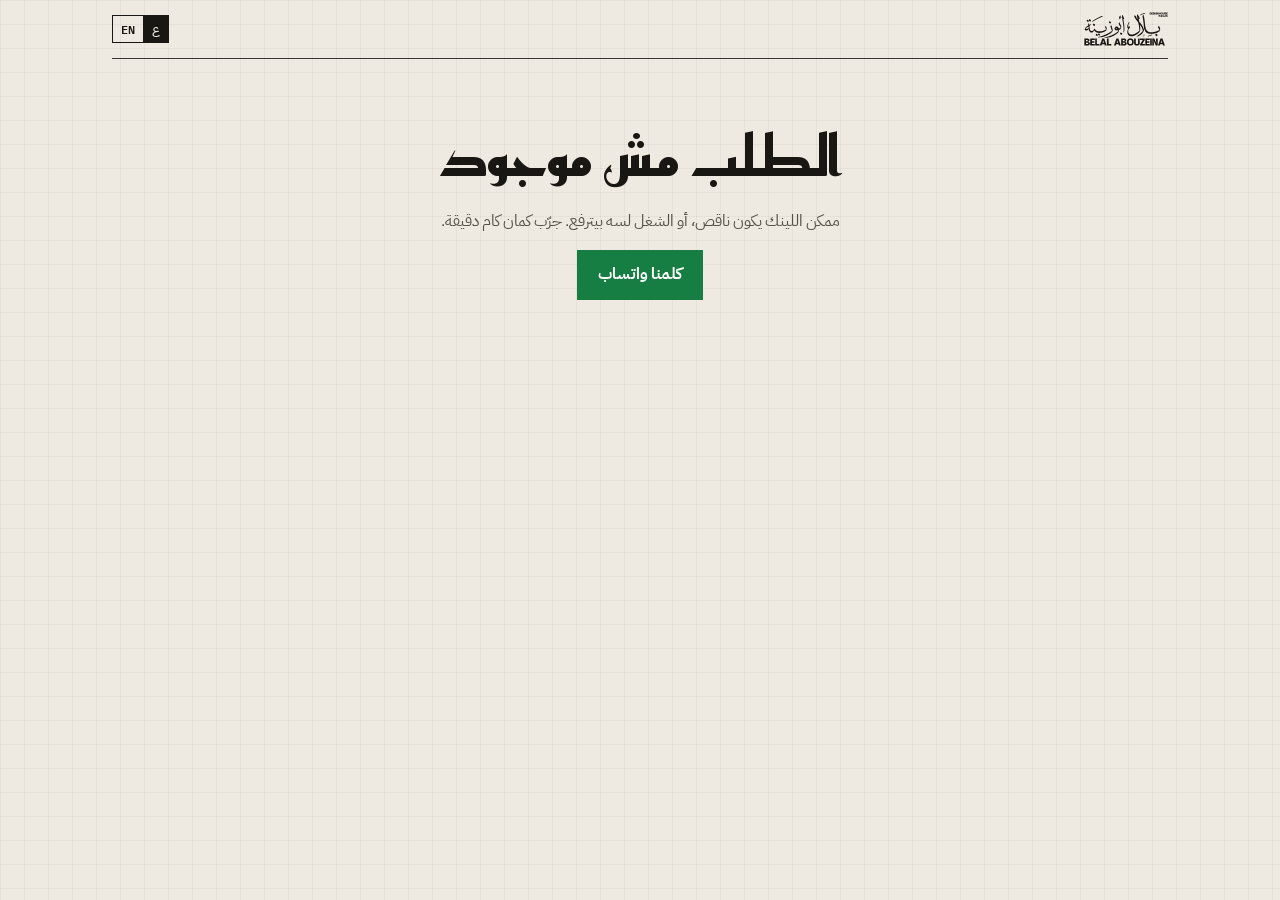
<file: design/o/index.html>
<!doctype html>
<html lang="ar" dir="rtl">
<head>
<meta charset="utf-8">
<meta name="viewport" content="width=device-width, initial-scale=1, viewport-fit=cover">
<meta name="robots" content="noindex, nofollow">
<meta name="referrer" content="no-referrer">
<title>Work order — Belal Abouzeina Design House</title>
<link rel="preconnect" href="https://fonts.googleapis.com">
<link rel="preconnect" href="https://fonts.gstatic.com" crossorigin>
<link href="https://fonts.googleapis.com/css2?family=Archivo:wdth,wght@62..125,400..900&family=IBM+Plex+Mono:wght@400;500;600&family=IBM+Plex+Sans+Arabic:wght@400;500;700&family=Reem+Kufi:wght@500;700&display=swap" rel="stylesheet">
<link rel="stylesheet" href="../assets/sheet.css">
<script src="../assets/contact.js"></script>
<script src="../assets/vault.js"></script>
<style>
.head{display:grid;gap:14px;padding-block:24px 22px;border-bottom:1.5px solid var(--rule)}
@media (min-width:860px){.head{grid-template-columns:1fr auto;align-items:end}}
.layout{display:grid;gap:28px;padding-block:24px 48px}
@media (min-width:960px){.layout{grid-template-columns:1fr 360px;align-items:start}.side{position:sticky;top:16px}}
.gal{display:grid;gap:14px;grid-template-columns:repeat(auto-fill,minmax(220px,1fr))}
.fig{margin:0;border:1.5px solid var(--rule);background:var(--paper);padding:8px}
.pv{position:relative;overflow:hidden;background:var(--paper-2);user-select:none;-webkit-user-select:none;-webkit-touch-callout:none}
.pv img{display:block;width:100%;height:auto;image-rendering:pixelated;image-rendering:crisp-edges;pointer-events:none}
.pv.full img{image-rendering:auto;pointer-events:auto}
.pv .wm{position:absolute;inset:0;display:grid;place-items:center;pointer-events:none}
.pv .wm span{transform:rotate(-12deg);border:2px solid #fff;color:#fff;font-family:var(--mono);font-weight:600;font-size:13px;padding:4px 10px;background:rgba(0,0,0,.35);letter-spacing:.1em}
.fig figcaption{display:flex;justify-content:space-between;gap:8px;padding-top:8px;align-items:center;min-width:0}
.fig figcaption .nm{overflow:hidden;text-overflow:ellipsis;white-space:nowrap;font-size:14px;font-weight:600}
.others{margin-top:18px;border-top:1.5px solid var(--rule)}
.others .r .nm{overflow-wrap:anywhere;font-weight:600}
.lockic{font-family:var(--mono);font-size:12px;color:var(--red);font-weight:600;white-space:nowrap}
.pdfp{display:flex;gap:6px;overflow-x:auto;padding-bottom:4px}
.pdfp .pv{flex:none;width:46%}
.state{padding:60px 0;text-align:center}
.bar{height:6px;border:1.5px solid var(--ink);margin-top:10px}
.bar i{display:block;height:100%;background:var(--red);width:0;transition:width .2s}
.logo-s{display:block;height:34px;aspect-ratio:961/388;background:currentColor;-webkit-mask:url(../assets/logo.svg) no-repeat center/contain;mask:url(../assets/logo.svg) no-repeat center/contain}
</style>
</head>
<body>
<div class="sheet">
  <div class="strip">
    <a href="../" aria-label="Belal Abouzeina Design House"><span class="logo-s"></span></a>
    <div class="langs" role="group" aria-label="Language"><button type="button" data-lang="ar">ع</button><button type="button" data-lang="en">EN</button></div>
  </div>

  <div class="state" id="loading"><span class="mono muted" data-t="loading"></span></div>
  <div class="state" id="missing" hidden><h1 class="big" data-t="missH"></h1><p class="muted" data-t="missP"></p><a class="btn wa" id="missWa" target="_blank" rel="noopener"></a></div>

  <div id="main" hidden>
    <div class="head">
      <div>
        <span class="mono red" id="ref"></span>
        <h1 class="big" id="title"></h1>
        <span class="mono muted" id="meta"></span>
      </div>
      <div><span class="stamp" id="stamp"></span></div>
    </div>

    <div class="layout">
      <div>
        <div id="unlocking" hidden class="box" style="margin-bottom:18px"><span class="mono" data-t="decrypting"></span><div class="bar"><i id="prog"></i></div></div>
        <div id="badKey" hidden class="box" style="margin-bottom:18px"><b data-t="badKeyH"></b><p class="fine" style="margin:4px 0 0" data-t="badKeyP"></p></div>
        <div class="gal" id="gal"></div>
        <div class="others" id="others" hidden></div>
      </div>

      <aside class="side">
        <div id="payPanel" class="box">
          <h2 class="sec" data-t="payH"></h2>
          <div class="lines" id="lines"></div>
          <div class="r"><span><span data-t="instapay"></span> <code id="ip"></code></span><button type="button" class="cp" id="cp" data-t="copy"></button></div>
          <label class="drop"><input type="file" accept="image/*" id="shot"><span class="mono" id="shotL" data-t="attach"></span></label>
          <div class="err" id="err" hidden></div>
          <button type="button" class="btn wa full" id="send" style="margin-top:12px"><span data-t="send"></span><span>→</span></button>
          <p class="fine" data-t="payNote"></p>
        </div>
        <div id="dlPanel" class="box" hidden>
          <h2 class="sec" data-t="dlH"></h2>
          <p class="fine" style="margin-top:0" data-t="dlP"></p>
          <button type="button" class="btn full" id="dlAll"><span data-t="dlAll"></span><span>↓</span></button>
        </div>
      </aside>
    </div>
  </div>
</div>

<script>
const T = {
  en: { studio: "Belal Abouzeina — Design House", loading: "Loading work order…",
    missH: "Work order not found", missP: "The link may be incomplete, or the work is still being uploaded. Try again in a few minutes.",
    contact: "Contact on WhatsApp", locked: "Preview — locked", unlocked: "Paid — unlocked",
    files: "{n} files", pages: "{n} pages",
    decrypting: "Unlocking your files…", badKeyH: "This unlock link doesn't match.", badKeyP: "Make sure you opened the full link from WhatsApp. You can still see the preview.",
    payH: "Pay the balance", total: "Total", paid: "Paid", balance: "Balance",
    instapay: "InstaPay", copy: "Copy", copied: "Copied",
    attach: "+ Attach payment screenshot", errShot: "Attach the screenshot of your InstaPay transfer.",
    send: "Send screenshot on WhatsApp",
    payNote: "Transfer the balance by InstaPay, attach the screenshot and send. Once the payment is confirmed you'll get your unlock link on WhatsApp.",
    msg: "Hello, I've paid the balance for work order {ref}: {amt}",
    dlH: "Your files", dlP: "Download your drawings and renders. Keep this link private.", dlAll: "Download all", dl: "Download", open: "Open",
    lockedFile: "Locked", preview: "PREVIEW" },
  ar: { studio: "بلال أبوزينة — ديزاين هاوس", loading: "جاري تحميل الطلب…",
    missH: "الطلب مش موجود", missP: "ممكن اللينك يكون ناقص، أو الشغل لسه بيترفع. جرّب كمان كام دقيقة.",
    contact: "كلمنا واتساب", locked: "معاينة — مقفول", unlocked: "مدفوع — مفتوح",
    files: "{n} ملفات", pages: "{n} صفحات",
    decrypting: "جاري فتح الملفات…", badKeyH: "لينك الفتح ده مش مظبوط.", badKeyP: "اتأكد إنك فتحت اللينك كامل من واتساب. تقدر تشوف المعاينة برضه.",
    payH: "ادفع الباقي", total: "الإجمالي", paid: "المدفوع", balance: "الباقي",
    instapay: "إنستاباي", copy: "نسخ", copied: "اتنسخ",
    attach: "+ أرفق صورة التحويل", errShot: "أرفق صورة تحويل إنستاباي.",
    send: "ابعت صورة التحويل واتساب",
    payNote: "حوّل الباقي بإنستاباي، أرفق صورة التحويل وابعت. بعد تأكيد الدفع هيوصلك لينك فتح الملفات على واتساب.",
    msg: "أهلاً، دفعت باقي أمر الشغل {ref}: {amt}",
    dlH: "ملفاتك", dlP: "نزّل الرسومات والصور. خلّي اللينك ده خاص بيك.", dlAll: "تحميل الكل", dl: "تحميل", open: "فتح",
    lockedFile: "مقفول", preview: "معاينة" }
};
const $ = id => document.getElementById(id);
let lang = (() => { try { return localStorage.getItem('bazLang') || 'ar'; } catch(e) { return 'ar'; } })();
const t = (k, v={}) => String(T[lang][k] ?? k).replace(/\{(\w+)\}/g, (_, x) => v[x]);
const esc = s => String(s).replace(/[&<>"']/g, c => ({'&':'&amp;','<':'&lt;','>':'&gt;','"':'&quot;',"'":'&#39;'}[c]));
const money = n => Math.round(n).toLocaleString('en-US') + ' ' + (CONTACT.currency[lang] || 'EGP');
const size = b => '<bdi dir="ltr">' + (b > 1048576 ? (b/1048576).toFixed(1) + ' MB' : Math.max(1, Math.round(b/1024)) + ' KB') + '</bdi>';
const id = (new URLSearchParams(location.search).get('id') || '').replace(/[^a-z0-9]/gi, '');
const base = `../orders/${id}/`;
const keyParam = new URLSearchParams(location.hash.slice(1)).get('k');
let M = null, unlocked = null; // unlocked: array of {name, url, blob}

function applyLang(){
  const h = document.documentElement; h.lang = lang; h.dir = lang === 'ar' ? 'rtl' : 'ltr';
  document.querySelectorAll('[data-lang]').forEach(b => b.setAttribute('aria-pressed', b.dataset.lang === lang));
  document.querySelectorAll('[data-t]').forEach(el => el.textContent = t(el.dataset.t));
  $('missWa').href = `https://wa.me/${CONTACT.whatsapp}`; $('missWa').textContent = t('contact');
  if (M) render();
}

function render(){
  document.title = `${M.ref} — ${M.title}`;
  $('ref').textContent = M.ref; $('title').textContent = M.title;
  const nImg = M.files.length;
  $('meta').textContent = `${t('files',{n:nImg})} · ${new Date(M.created).toLocaleDateString(lang === 'ar' ? 'ar-EG' : 'en-GB')}`;
  $('stamp').textContent = unlocked ? t('unlocked') : t('locked');
  $('stamp').classList.toggle('ok', !!unlocked);
  const bal = Math.max(0, M.total - M.paid);
  $('lines').innerHTML = `<div><span>${t('total')}</span><span>${money(M.total)}</span></div><div><span>${t('paid')}</span><span>${money(M.paid)}</span></div><div class="due"><span>${t('balance')}</span><span>${money(bal)}</span></div>`;
  $('ip').textContent = CONTACT.instapay;
  $('payPanel').hidden = !!unlocked || bal <= 0;
  $('dlPanel').hidden = !unlocked;

  const visual = M.files.filter(f => f.previews && f.previews.length), other = M.files.filter(f => !f.previews || !f.previews.length);
  $('gal').innerHTML = visual.map(f => {
    const i = M.files.indexOf(f), u = unlocked && unlocked[i];
    let media;
    if (u && f.kind === 'image') media = `<div class="pv full"><img src="${u.url}" alt="${esc(f.name)}"></div>`;
    else {
      const wm = u ? '' : `<div class="wm"><span>${t('preview')}</span></div>`;
      media = f.previews.length > 1 ? `<div class="pdfp">${f.previews.map(p => `<div class="pv"><img src="${base}${p}" alt="">${wm}</div>`).join('')}</div>`
        : `<div class="pv"><img src="${base}${f.previews[0]}" alt="${esc(f.name)}">${wm}</div>`;
      if (u) media = `<a href="${u.url}" target="_blank" rel="noopener" style="display:block">${media}</a>`;
    }
    const right = u ? `<span style="display:flex;gap:14px">${f.kind === 'pdf' ? `<a class="link" href="${u.url}" target="_blank" rel="noopener">${t('open')}</a>` : ''}<button class="link" type="button" data-dl="${i}">${t('dl')} ↓</button></span>` : `<span class="lockic">■ ${t('lockedFile')}</span>`;
    const pg = f.kind === 'pdf' && f.pages ? ` · ${t('pages',{n:f.pages})}` : '';
    return `<figure class="fig">${media}<figcaption><span class="nm" title="${esc(f.name)}">${esc(f.name)}</span>${right}</figcaption><span class="mono muted">${size(f.size)}${pg}</span></figure>`;
  }).join('');
  $('others').hidden = !other.length;
  $('others').innerHTML = other.map(f => { const i = M.files.indexOf(f), u = unlocked && unlocked[i];
    return `<div class="r"><span><span class="nm">${esc(f.name)}</span> <span class="mono muted">${size(f.size)}</span></span>${u ? `<button class="link" type="button" data-dl="${i}">${t('dl')} ↓</button>` : `<span class="lockic">■ ${t('lockedFile')}</span>`}</div>`; }).join('');
}

async function unlock(){
  let key;
  try { key = await Vault.aesKey(Vault.unb64url(keyParam)); } catch(e) { $('badKey').hidden = false; return; }
  if (!(await Vault.testCheck(key, M.check))) { $('badKey').hidden = false; return; }
  $('unlocking').hidden = false;
  const out = [];
  for (let i = 0; i < M.files.length; i++) {
    const f = M.files[i];
    const ct = await (await fetch(base + f.bin, {cache:'no-store'})).arrayBuffer();
    const pt = await Vault.decrypt(key, f.iv, ct);
    const blob = new Blob([pt], {type: f.mime || 'application/octet-stream'});
    out.push({ name: f.name, blob, url: URL.createObjectURL(blob) });
    $('prog').style.width = Math.round((i+1) / M.files.length * 100) + '%';
  }
  unlocked = out; $('unlocking').hidden = true; render();
}
function download(i){ const a = document.createElement('a'); a.href = unlocked[i].url; a.download = unlocked[i].name; document.body.appendChild(a); a.click(); a.remove(); }

document.addEventListener('click', async e => {
  const lb = e.target.closest('[data-lang]');
  if (lb) { lang = lb.dataset.lang; try { localStorage.setItem('bazLang', lang); } catch(_){} applyLang(); return; }
  const d = e.target.closest('[data-dl]'); if (d) return download(+d.dataset.dl);
  if (e.target.closest('#dlAll')) { for (let i = 0; i < unlocked.length; i++) { download(i); await new Promise(r => setTimeout(r, 500)); } return; }
  if (e.target.closest('#cp')) { navigator.clipboard?.writeText(CONTACT.instapay).then(() => { $('cp').textContent = t('copied'); setTimeout(() => $('cp').textContent = t('copy'), 1500); }).catch(()=>{}); return; }
  if (e.target.closest('#send')) {
    const f = $('shot').files[0];
    if (!f) { $('err').textContent = t('errShot'); $('err').hidden = false; return; }
    const text = t('msg', {ref: M.ref, amt: money(M.total - M.paid)}) + '\n' + location.origin + location.pathname + '?id=' + id;
    if (navigator.canShare?.({files:[f]})) {
      navigator.clipboard?.writeText(text).catch(()=>{});
      navigator.share({files:[f], text}).catch(err => { if (err.name !== 'AbortError') window.open(`https://wa.me/${CONTACT.whatsapp}?text=${encodeURIComponent(text)}`, '_blank', 'noopener'); });
    } else window.open(`https://wa.me/${CONTACT.whatsapp}?text=${encodeURIComponent(text)}`, '_blank', 'noopener');
  }
});
$('shot').addEventListener('change', () => { const f = $('shot').files[0]; $('shotL').textContent = f ? '✓ ' + f.name : t('attach'); $('err').hidden = true; });
document.addEventListener('contextmenu', e => { if (!unlocked && e.target.closest('.pv')) e.preventDefault(); });

(async () => {
  applyLang();
  try {
    if (!id) throw 0;
    const r = await fetch(base + 'manifest.json', {cache:'no-store'});
    if (!r.ok) throw 0;
    M = await r.json();
  } catch(e) { $('loading').hidden = true; $('missing').hidden = false; return; }
  $('loading').hidden = true; $('main').hidden = false;
  render();
  if (keyParam) unlock();
})();
</script>
</body>
</html>
</file>
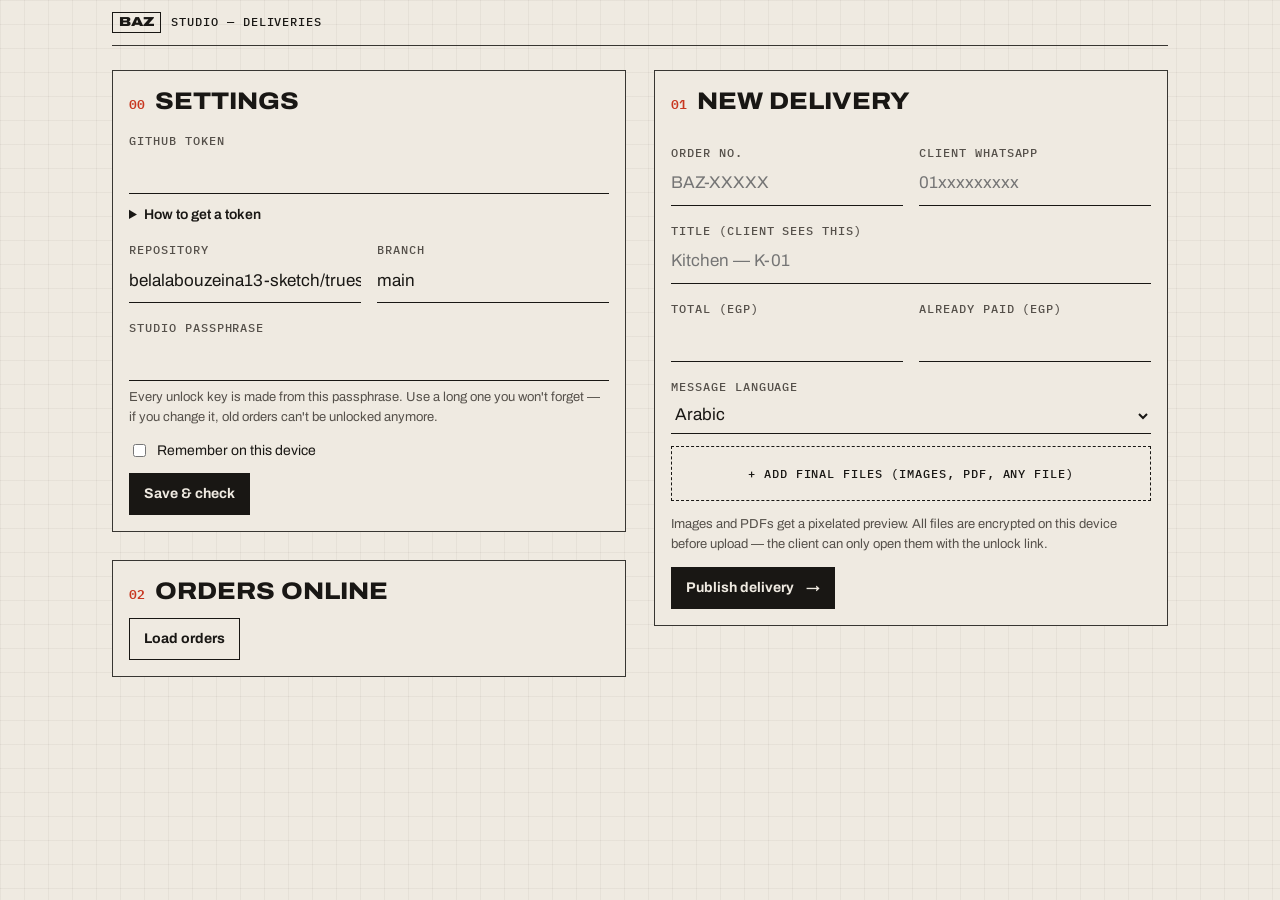
<file: design/studio/index.html>
<!doctype html>
<html lang="en" dir="ltr">
<head>
<meta charset="utf-8">
<meta name="viewport" content="width=device-width, initial-scale=1, viewport-fit=cover">
<meta name="robots" content="noindex, nofollow">
<meta name="referrer" content="no-referrer">
<title>Studio — Belal Abouzeina Design House</title>
<link rel="preconnect" href="https://fonts.googleapis.com">
<link rel="preconnect" href="https://fonts.gstatic.com" crossorigin>
<link href="https://fonts.googleapis.com/css2?family=Archivo:wdth,wght@62..125,400..900&family=IBM+Plex+Mono:wght@400;500;600&family=IBM+Plex+Sans+Arabic:wght@400;500;700&display=swap" rel="stylesheet">
<link rel="stylesheet" href="../assets/sheet.css">
<script src="../assets/contact.js"></script>
<script src="../assets/vault.js"></script>
<style>
main{display:grid;gap:28px;padding-block:24px 60px}
@media (min-width:960px){main{grid-template-columns:1fr 1fr;align-items:start}}
.no{font-family:var(--mono);color:var(--red);font-weight:600;font-size:13px;margin-inline-end:10px}
.two{display:grid;grid-template-columns:1fr 1fr;gap:0 16px}
.files{margin-top:8px}
.files .r{font-size:14px}
.files .r span:first-child{overflow-wrap:anywhere}
.log{font-family:var(--mono);font-size:12px;white-space:pre-wrap;background:var(--paper-2);padding:10px;margin-top:12px;max-height:180px;overflow:auto}
.ok{color:#2f7d4f;font-weight:700}
.links .r{flex-wrap:wrap}
.links input{flex:1;min-width:0;border:0;border-bottom:1px solid var(--hair);background:transparent;font-family:var(--mono);font-size:12px;padding:4px 0}
.acts{display:flex;gap:10px;flex-wrap:wrap;margin-top:12px}
.acts .btn{min-height:42px;padding:0 14px;font-size:14px}
.order{border-bottom:1px solid var(--hair);padding:12px 0}
.order .top{display:flex;justify-content:space-between;gap:10px;align-items:baseline}
.order b{font-size:16px}
.order .acts{margin-top:8px;gap:14px}
.order .acts button,.order .acts a{font-size:14px}
details.help{margin-top:10px;font-size:14px;color:var(--ink-2)}
details.help summary{cursor:pointer;font-weight:600;color:var(--ink)}
details.help ol{padding-inline-start:20px;margin:6px 0}
.chk{display:flex;gap:8px;align-items:center;margin-top:12px;font-size:14px}
</style>
</head>
<body>
<div class="sheet">
  <div class="strip">
    <a href="../"><span class="monogram">BAZ</span><span class="mono">Studio — deliveries</span></a>
  </div>

  <main>
    <div style="display:grid;gap:28px">
      <!-- settings -->
      <section class="box">
        <h2 class="sec"><span class="no">00</span>Settings</h2>
        <label class="fl"><span class="mono">GitHub token</span><input id="token" type="password" autocomplete="off" spellcheck="false"></label>
        <details class="help"><summary>How to get a token</summary>
          <ol>
            <li>On GitHub: Settings → Developer settings → Personal access tokens → Fine-grained tokens → Generate new token.</li>
            <li>Repository access: <b>Only select repositories</b> → <code>truescale</code>.</li>
            <li>Permissions → Repository → <b>Contents: Read and write</b>.</li>
            <li>Generate, copy, paste it here. It stays on this device only.</li>
          </ol>
        </details>
        <div class="two">
          <label class="fl"><span class="mono">Repository</span><input id="repo" spellcheck="false"></label>
          <label class="fl"><span class="mono">Branch</span><input id="branch" spellcheck="false"></label>
        </div>
        <label class="fl"><span class="mono">Studio passphrase</span><input id="pass" type="password" autocomplete="off"></label>
        <p class="fine" style="margin:6px 0 0">Every unlock key is made from this passphrase. Use a long one you won't forget — if you change it, old orders can't be unlocked anymore.</p>
        <label class="chk"><input type="checkbox" id="remember"> Remember on this device</label>
        <div class="acts"><button class="btn" type="button" id="save"><span>Save & check</span></button></div>
        <div class="log" id="setLog" hidden></div>
      </section>

      <!-- orders -->
      <section class="box">
        <h2 class="sec"><span class="no">02</span>Orders online</h2>
        <div class="acts" style="margin-top:0"><button class="btn out" type="button" id="load"><span>Load orders</span></button></div>
        <div id="orders"></div>
      </section>
    </div>

    <!-- new delivery -->
    <section class="box">
      <h2 class="sec"><span class="no">01</span>New delivery</h2>
      <div class="two">
        <label class="fl"><span class="mono">Order no.</span><input id="ref" placeholder="BAZ-XXXXX" spellcheck="false"></label>
        <label class="fl"><span class="mono">Client WhatsApp</span><input id="phone" type="tel" inputmode="tel" placeholder="01xxxxxxxxx" dir="ltr"></label>
      </div>
      <label class="fl"><span class="mono">Title (client sees this)</span><input id="title" placeholder="Kitchen — K-01"></label>
      <div class="two">
        <label class="fl"><span class="mono">Total (EGP)</span><input id="total" type="number" inputmode="numeric" min="0"></label>
        <label class="fl"><span class="mono">Already paid (EGP)</span><input id="paid" type="number" inputmode="numeric" min="0"></label>
      </div>
      <label class="fl"><span class="mono">Message language</span>
        <select id="mlang"><option value="ar">Arabic</option><option value="en">English</option></select></label>
      <label class="drop" id="drop"><input type="file" id="fileIn" multiple><span class="mono">+ Add final files (images, PDF, any file)</span></label>
      <div class="files" id="fileList"></div>
      <p class="fine">Images and PDFs get a pixelated preview. All files are encrypted on this device before upload — the client can only open them with the unlock link.</p>
      <div class="err" id="err" hidden></div>
      <div class="acts"><button class="btn" type="button" id="publish"><span>Publish delivery</span><span>→</span></button></div>
      <div class="log" id="log" hidden></div>

      <div id="result" hidden style="margin-top:18px">
        <h2 class="sec" style="font-size:20px">Ready</h2>
        <p class="fine" style="margin-top:0">The page goes live in about 1–2 minutes.</p>
        <div class="links">
          <div class="r"><span class="mono">Preview</span><input id="pvLink" readonly><button class="cp" type="button" data-copyof="pvLink">Copy</button></div>
          <div class="r"><span class="mono red">Unlock</span><input id="ulLink" readonly><button class="cp" type="button" data-copyof="ulLink">Copy</button></div>
        </div>
        <div class="acts">
          <a class="btn wa" id="sendPv" target="_blank" rel="noopener"><span>Send preview to client</span></a>
          <a class="btn out" id="sendUl" target="_blank" rel="noopener"><span>Send unlock link (after payment)</span></a>
        </div>
      </div>
    </section>
  </main>
</div>

<script>
const PREVIEW_PX = 64;          // long side of the pixelated preview, in pixels
const MAX_PDF_PAGES = 12;
const ROOT = 'design/orders';
const $ = id => document.getElementById(id);
const esc = s => String(s).replace(/[&<>"']/g, c => ({'&':'&amp;','<':'&lt;','>':'&gt;','"':'&quot;',"'":'&#39;'}[c]));
const money = n => Math.round(n).toLocaleString('en-US') + ' EGP';
const S = (() => { try { return JSON.parse(localStorage.getItem('bazStudio') || '{}'); } catch(e) { return {}; } })();
$('token').value = S.token || ''; $('repo').value = S.repo || 'belalabouzeina13-sketch/truescale'; $('branch').value = S.branch || 'main';
$('pass').value = S.pass || ''; $('remember').checked = !!S.pass;
let files = [], masterCache = null;

const cfg = () => ({ token: $('token').value.trim(), repo: $('repo').value.trim(), branch: $('branch').value.trim() || 'main', pass: $('pass').value });
function persist(){
  const c = cfg(); const o = { token: c.token, repo: c.repo, branch: c.branch };
  if ($('remember').checked) o.pass = c.pass;
  try { localStorage.setItem('bazStudio', JSON.stringify(o)); } catch(e){}
}
async function master(){
  const p = cfg().pass;
  if (!p || p.length < 8) throw new Error('Set a studio passphrase (at least 8 characters).');
  if (!masterCache || masterCache.p !== p) masterCache = { p, k: await Vault.master(p) };
  return masterCache.k;
}
const orderKey = async id => Vault.aesKey(await Vault.orderKeyRaw(await master(), id));
const siteBase = () => new URL('../o/', location.href).href;
const links = async id => { const raw = await Vault.orderKeyRaw(await master(), id); const pv = `${siteBase()}?id=${id}`; return { pv, ul: `${pv}#k=${Vault.b64url(raw)}` }; };
const waNum = p => { let d = String(p || '').replace(/\D/g, ''); if (d.startsWith('00')) d = d.slice(2); if (d.startsWith('0')) d = '2' + d; return d; };
const wa = (phone, text) => `https://wa.me/${waNum(phone)}?text=${encodeURIComponent(text)}`;
const MSG = {
  ar: { pv: (r, l, b) => `أهلاً 👋 تصميمك (${r}) جاهز!\nتقدر تعاينه هنا:\n${l}\n\nالباقي: ${b}. بعد ما تدفع الباقي بإنستاباي هبعتلك لينك تحميل الملفات كاملة.`,
        ul: (r, l) => `تم استلام الدفع، شكراً! 🙏\nملفات (${r}) مفتوحة للتحميل هنا:\n${l}\n\nخلّي اللينك ده خاص بيك.` },
  en: { pv: (r, l, b) => `Hi 👋 your design (${r}) is ready!\nPreview it here:\n${l}\n\nBalance: ${b}. Once you pay the balance by InstaPay I'll send your download link.`,
        ul: (r, l) => `Payment received, thank you! 🙏\nYour files for ${r} are unlocked here:\n${l}\n\nPlease keep this link private.` }
};

/* ---------- GitHub ---------- */
async function gh(path, opts = {}){
  const c = cfg();
  if (!c.token) throw new Error('Add your GitHub token in Settings.');
  const r = await fetch(`https://api.github.com/repos/${c.repo}${path}`, { ...opts, headers: { Authorization: `Bearer ${c.token}`, Accept: opts.raw ? 'application/vnd.github.raw' : 'application/vnd.github+json', ...(opts.body ? {'Content-Type':'application/json'} : {}) } });
  if (!r.ok) { const e = new Error(`GitHub ${r.status}: ${(await r.text()).slice(0, 160)}`); e.status = r.status; throw e; }
  return opts.raw ? r.text() : r.json();
}
const blob = (b64) => gh('/git/blobs', { method: 'POST', body: JSON.stringify({ content: b64, encoding: 'base64' }) }).then(r => r.sha);
async function commit(entries, message){
  const br = cfg().branch;
  for (let attempt = 0; attempt < 3; attempt++) {
    const ref = await gh(`/git/ref/heads/${br}`);
    const head = await gh(`/git/commits/${ref.object.sha}`);
    const tree = await gh('/git/trees', { method: 'POST', body: JSON.stringify({ base_tree: head.tree.sha, tree: entries }) });
    const c = await gh('/git/commits', { method: 'POST', body: JSON.stringify({ message, tree: tree.sha, parents: [ref.object.sha] }) });
    try { await gh(`/git/refs/heads/${br}`, { method: 'PATCH', body: JSON.stringify({ sha: c.sha }) }); return; }
    catch (e) { if (e.status !== 422 || attempt === 2) throw e; }
  }
}
async function studioCheck(){
  try { return JSON.parse(await gh(`/contents/${ROOT}/_studio.json?ref=${cfg().branch}`, { raw: true })); }
  catch (e) { if (e.status === 404) return null; throw e; }
}

/* ---------- previews ---------- */
function shrink(src, w, h){
  const s = PREVIEW_PX / Math.max(w, h), c = document.createElement('canvas');
  c.width = Math.max(1, Math.round(w * s)); c.height = Math.max(1, Math.round(h * s));
  const x = c.getContext('2d'); x.imageSmoothingQuality = 'high'; x.drawImage(src, 0, 0, c.width, c.height);
  return new Promise(r => c.toBlob(r, 'image/jpeg', 0.8));
}
let pdfjs = null;
function loadPdf(){
  if (pdfjs) return pdfjs;
  return pdfjs = new Promise((ok, no) => {
    const s = document.createElement('script');
    s.src = 'https://cdnjs.cloudflare.com/ajax/libs/pdf.js/3.11.174/pdf.min.js';
    s.onload = () => { pdfjsLib.GlobalWorkerOptions.workerSrc = 'https://cdnjs.cloudflare.com/ajax/libs/pdf.js/3.11.174/pdf.worker.min.js'; ok(pdfjsLib); };
    s.onerror = () => { pdfjs = null; no(new Error('Could not load the PDF reader')); };
    document.head.appendChild(s);
  });
}
async function previews(file, buf){
  const type = file.type || '';
  if (type.startsWith('image/')) {
    try { const b = await createImageBitmap(file); const p = await shrink(b, b.width, b.height); b.close?.(); return { kind: 'image', blobs: [p] }; }
    catch (e) { return { kind: 'other', blobs: [] }; }
  }
  if (type === 'application/pdf' || /\.pdf$/i.test(file.name)) {
    try {
      const lib = await loadPdf();
      const doc = await lib.getDocument({ data: buf.slice(0) }).promise;
      const out = [];
      for (let i = 1; i <= Math.min(doc.numPages, MAX_PDF_PAGES); i++) {
        const pg = await doc.getPage(i), vp0 = pg.getViewport({ scale: 1 }), vp = pg.getViewport({ scale: 600 / Math.max(vp0.width, vp0.height) });
        const c = document.createElement('canvas'); c.width = vp.width; c.height = vp.height;
        const ctx = c.getContext('2d'); ctx.fillStyle = '#fff'; ctx.fillRect(0, 0, c.width, c.height);
        await pg.render({ canvasContext: ctx, viewport: vp }).promise;
        out.push(await shrink(c, c.width, c.height));
      }
      return { kind: 'pdf', blobs: out, pages: doc.numPages };
    } catch (e) { return { kind: 'other', blobs: [] }; }
  }
  return { kind: 'other', blobs: [] };
}

/* ---------- UI: files ---------- */
function showFiles(){
  $('fileList').innerHTML = files.map((f, i) => `<div class="r"><span>${esc(f.name)} <span class="mono muted">${(f.size/1048576).toFixed(1)} MB</span></span><button class="cp" type="button" data-rm="${i}">Remove</button></div>`).join('');
}
function addFiles(list){ files = files.concat(Array.from(list)); showFiles(); }
$('fileIn').addEventListener('change', e => { addFiles(e.target.files); e.target.value = ''; });
['dragover','dragenter'].forEach(ev => $('drop').addEventListener(ev, e => { e.preventDefault(); $('drop').classList.add('over'); }));
['dragleave','drop'].forEach(ev => $('drop').addEventListener(ev, e => { e.preventDefault(); $('drop').classList.remove('over'); if (ev === 'drop') addFiles(e.dataTransfer.files); }));

function log(el, s){ el.hidden = false; el.textContent += s + '\n'; el.scrollTop = el.scrollHeight; }

/* ---------- settings ---------- */
$('save').addEventListener('click', async () => {
  const L = $('setLog'); L.textContent = ''; persist();
  try {
    log(L, 'Checking GitHub access…');
    const r = await gh(''); if (!r.permissions?.push) throw new Error('This token cannot write to the repository.');
    log(L, '✓ GitHub OK');
    const chk = await studioCheck();
    if (!chk) log(L, 'No passphrase set yet — it will be saved with your first delivery.');
    else log(L, (await Vault.testCheck(await orderKey('_studio'), chk.check)) ? '✓ Passphrase matches' : '✗ Passphrase does NOT match the one used before.');
  } catch (e) { log(L, '✗ ' + e.message); }
});

/* ---------- publish ---------- */
$('publish').addEventListener('click', async () => {
  const err = $('err'), L = $('log'); err.hidden = true; $('result').hidden = true;
  const ref = $('ref').value.trim(), title = $('title').value.trim(), total = +$('total').value || 0, paid = +$('paid').value || 0, phone = $('phone').value.trim();
  const fail = m => { err.textContent = m; err.hidden = false; };
  if (!ref || !title) return fail('Add the order number and a title.');
  if (!files.length) return fail('Add the final files.');
  if (waNum(phone).length < 10) return fail("Add the client's WhatsApp number.");
  const btn = $('publish'); btn.disabled = true; L.textContent = ''; persist();
  try {
    const m = await master();
    const chk = await studioCheck();
    if (chk && !(await Vault.testCheck(await orderKey('_studio'), chk.check))) throw new Error('Passphrase does not match the one used for earlier orders.');
    const id = Vault.randomId(12), key = await orderKey(id), dir = `${ROOT}/${id}`, entries = [];
    const add = async (path, b64) => entries.push({ path: `${dir}/${path}`, mode: '100644', type: 'blob', sha: await blob(b64) });
    const man = { v: 1, id, ref, title, total, paid, created: new Date().toISOString(), check: await Vault.makeCheck(key), files: [] };
    for (let i = 0; i < files.length; i++) {
      const f = files[i]; log(L, `[${i+1}/${files.length}] ${f.name}`);
      const buf = await f.arrayBuffer();
      const pv = await previews(f, buf);
      const names = [];
      for (let j = 0; j < pv.blobs.length; j++) { const n = `p${i}-${j}.jpg`; await add(n, Vault.b64(await pv.blobs[j].arrayBuffer())); names.push(n); }
      const e = await Vault.encrypt(key, buf);
      log(L, `   encrypted, uploading ${(f.size/1048576).toFixed(1)} MB…`);
      await add(`f${i}.bin`, Vault.b64(e.ct));
      man.files.push({ name: f.name, mime: f.type || '', size: f.size, kind: pv.kind, pages: pv.pages, iv: e.iv, bin: `f${i}.bin`, previews: names });
    }
    const sec = await Vault.encrypt(key, new TextEncoder().encode(JSON.stringify({ phone })));
    man.secret = { iv: sec.iv, ct: Vault.b64(sec.ct) };
    await add('manifest.json', Vault.b64(new TextEncoder().encode(JSON.stringify(man, null, 1))));
    if (!chk) entries.push({ path: `${ROOT}/_studio.json`, mode: '100644', type: 'blob', sha: await blob(Vault.b64(new TextEncoder().encode(JSON.stringify({ check: await Vault.makeCheck(await orderKey('_studio')) })))) });
    log(L, 'Publishing…');
    await commit(entries, `Delivery ${ref}`);
    log(L, '✓ Published');
    const l = await links(id), bal = money(total - paid), ml = $('mlang').value;
    $('pvLink').value = l.pv; $('ulLink').value = l.ul;
    $('sendPv').href = wa(phone, MSG[ml].pv(ref, l.pv, bal));
    $('sendUl').href = wa(phone, MSG[ml].ul(ref, l.ul));
    $('result').hidden = false;
    files = []; showFiles();
  } catch (e) { log(L, '✗ ' + e.message); fail(e.message); }
  btn.disabled = false;
});

/* ---------- orders ---------- */
let orders = [];
$('load').addEventListener('click', async () => {
  const box = $('orders'); box.innerHTML = '<p class="mono muted">Loading…</p>'; persist();
  try {
    let list = [];
    try { list = await gh(`/contents/${ROOT}?ref=${cfg().branch}`); } catch (e) { if (e.status !== 404) throw e; }
    const dirs = list.filter(x => x.type === 'dir');
    orders = (await Promise.all(dirs.map(async d => {
      try { const m = JSON.parse(await gh(`/contents/${ROOT}/${d.name}/manifest.json?ref=${cfg().branch}`, { raw: true }));
        try { const k = await orderKey(m.id); m.phone = JSON.parse(new TextDecoder().decode(await Vault.decrypt(k, m.secret.iv, Vault.unb64(m.secret.ct)))).phone; } catch(_) {}
        return m; } catch (e) { return null; }
    }))).filter(Boolean).sort((a, b) => b.created.localeCompare(a.created));
    if (!orders.length) { box.innerHTML = '<p class="fine">No deliveries yet.</p>'; return; }
    box.innerHTML = orders.map((o, i) => `<div class="order">
      <div class="top"><b>${esc(o.ref)} — ${esc(o.title)}</b><span class="mono muted">${o.created.slice(0,10)}</span></div>
      <div class="mono muted">${o.files.length} files · balance ${money(o.total - o.paid)}${o.phone ? ' · ' + esc(o.phone) : ''}</div>
      <div class="acts">
        <button class="link" type="button" data-act="pv" data-i="${i}">Send preview</button>
        <button class="link" type="button" data-act="ul" data-i="${i}">Send unlock link</button>
        <button class="link" type="button" data-act="copy" data-i="${i}">Copy unlock link</button>
        <button class="link red" type="button" data-act="del" data-i="${i}">Delete</button>
      </div></div>`).join('');
  } catch (e) { box.innerHTML = `<p class="err">${esc(e.message)}</p>`; }
});

document.addEventListener('click', async e => {
  const rm = e.target.closest('[data-rm]'); if (rm) { files.splice(+rm.dataset.rm, 1); showFiles(); return; }
  const cp = e.target.closest('[data-copyof]');
  if (cp) { navigator.clipboard?.writeText($(cp.dataset.copyof).value).then(() => { cp.textContent = 'Copied'; setTimeout(() => cp.textContent = 'Copy', 1500); }); return; }
  const a = e.target.closest('[data-act]'); if (!a) return;
  const o = orders[+a.dataset.i], ml = $('mlang').value;
  try {
    if (a.dataset.act === 'del') {
      if (!confirm(`Delete ${o.ref} from the website? The client's link will stop working.`)) return;
      a.textContent = 'Deleting…';
      const items = await gh(`/contents/${ROOT}/${o.id}?ref=${cfg().branch}`);
      await commit(items.map(x => ({ path: x.path, mode: '100644', type: 'blob', sha: null })), `Remove delivery ${o.ref}`);
      a.closest('.order').remove(); return;
    }
    const l = await links(o.id);
    if (!(await Vault.testCheck(await orderKey(o.id), o.check))) throw new Error('Passphrase does not match this order.');
    if (a.dataset.act === 'copy') { await navigator.clipboard.writeText(l.ul); a.textContent = 'Copied'; setTimeout(() => a.textContent = 'Copy unlock link', 1500); return; }
    const phone = o.phone || prompt("Client's WhatsApp number:");
    if (!phone) return;
    window.open(a.dataset.act === 'pv' ? wa(phone, MSG[ml].pv(o.ref, l.pv, money(o.total - o.paid))) : wa(phone, MSG[ml].ul(o.ref, l.ul)), '_blank', 'noopener');
  } catch (err) { alert(err.message); }
});
</script>
</body>
</html>
</file>
<file: design/assets/sheet.css>
/* Shared drawing-sheet styles for the delivery page and the studio. */
:root{
  --paper:#efeae1;--paper-2:#e7e1d5;--ink:#191714;--ink-2:#55504a;--rule:rgba(25,23,20,.85);--hair:rgba(25,23,20,.16);
  --grid:rgba(25,23,20,.045);--red:#c8361f;--on-ink:#efeae1;
  --disp:"Archivo","Reem Kufi",sans-serif;--body:"Archivo","IBM Plex Sans Arabic",sans-serif;--mono:"IBM Plex Mono","IBM Plex Sans Arabic",monospace;
}
@media (prefers-color-scheme:dark){:root:not([data-theme="light"]){
  --paper:#0f2a44;--paper-2:#123252;--ink:#e6eef6;--ink-2:#9fb6cc;--rule:rgba(230,238,246,.8);--hair:rgba(230,238,246,.18);
  --grid:rgba(230,238,246,.06);--red:#ff8a6b;--on-ink:#0f2a44;color-scheme:dark}}
:root[data-theme="dark"]{--paper:#0f2a44;--paper-2:#123252;--ink:#e6eef6;--ink-2:#9fb6cc;--rule:rgba(230,238,246,.8);--hair:rgba(230,238,246,.18);--grid:rgba(230,238,246,.06);--red:#ff8a6b;--on-ink:#0f2a44;color-scheme:dark}
*{box-sizing:border-box;border-radius:0}
body{margin:0;color:var(--ink);font-family:var(--body);font-size:16px;line-height:1.55;background-color:var(--paper);
  background-image:linear-gradient(var(--grid) 1px,transparent 1px),linear-gradient(90deg,var(--grid) 1px,transparent 1px);background-size:24px 24px}
button,input,textarea,select{font:inherit;color:inherit}
button{cursor:pointer;background:none;border:0;padding:0}
a{color:inherit}
[hidden]{display:none!important}
:focus-visible{outline:2px solid var(--red);outline-offset:3px}
.sheet{max-width:1120px;margin:0 auto;padding-inline:16px}
@media (min-width:760px){.sheet{padding-inline:32px}}
.mono{font-family:var(--mono);font-size:12px;font-weight:500}
html[lang="en"] .mono{text-transform:uppercase;letter-spacing:.08em}
.muted{color:var(--ink-2)}
.red{color:var(--red)}
.strip{display:flex;align-items:center;gap:12px;border-bottom:1.5px solid var(--rule);padding-block:12px}
.strip a{text-decoration:none;display:flex;gap:10px;align-items:center;min-width:0}
.monogram{font-family:"Archivo",sans-serif;font-stretch:125%;font-weight:900;font-size:13px;border:1.5px solid var(--ink);padding:3px 6px;line-height:1}
.langs{margin-inline-start:auto;display:flex;font-family:var(--mono);font-size:12px;font-weight:600}
.langs button{padding:4px 8px;border:1.5px solid var(--ink)}
.langs button+button{border-inline-start:0}
.langs button[aria-pressed="true"]{background:var(--ink);color:var(--on-ink)}
h1.big{font-family:var(--disp);font-weight:800;font-size:clamp(32px,8vw,56px);line-height:1.05;margin:4px 0 6px}
html[lang="en"] h1.big{font-stretch:118%;text-transform:uppercase;letter-spacing:-.01em}
html[lang="ar"] h1.big{font-weight:700;line-height:1.25}
h2.sec{font-family:var(--disp);font-weight:800;font-size:24px;margin:0 0 12px;line-height:1.2}
html[lang="en"] h2.sec{font-stretch:112%;text-transform:uppercase}
.btn{display:inline-flex;align-items:center;justify-content:space-between;gap:12px;min-height:50px;padding:0 20px;background:var(--ink);color:var(--on-ink);font-weight:700;text-decoration:none;font-size:16px;border:1.5px solid var(--ink)}
.btn:hover{background:transparent;color:var(--ink)}
.btn.out{background:transparent;color:var(--ink)}
.btn.out:hover{background:var(--ink);color:var(--on-ink)}
.btn.wa{background:#167d43;border-color:#167d43;color:#fff}
.btn.wa:hover{background:transparent;color:var(--ink)}
.btn[disabled]{opacity:.4;pointer-events:none}
.btn.full{width:100%}
.link{font-weight:700;border-bottom:2px solid var(--ink);padding:2px 0;text-decoration:none;display:inline-block}
.link:hover{color:var(--red);border-color:var(--red)}
.box{border:1.5px solid var(--rule);background:var(--paper);padding:16px}
.fl{display:block;margin-top:16px}
.fl>.mono{display:block;color:var(--ink-2);margin-bottom:2px}
.fl input,.fl textarea,.fl select{width:100%;border:0;border-bottom:1.5px solid var(--ink);background:transparent;padding:6px 0 8px;font-size:17px;outline:none}
.fl input:focus,.fl textarea:focus{border-color:var(--red)}
.lines{border-top:1.5px solid var(--rule)}
.lines div{display:flex;justify-content:space-between;gap:12px;padding:9px 0;border-bottom:1px solid var(--hair);font-size:15px}
.lines div span:last-child{font-family:var(--mono);font-weight:500;text-align:end}
.lines .due{border-bottom:1.5px solid var(--rule);font-weight:700;font-size:17px}
.lines .due span:last-child{font-size:20px;font-weight:600;color:var(--red)}
.r{display:flex;justify-content:space-between;align-items:center;gap:10px;padding:10px 0;border-bottom:1px solid var(--hair)}
code{font-family:var(--mono);font-weight:600;direction:ltr;unicode-bidi:embed}
.cp{font-family:var(--mono);font-size:12px;font-weight:600;border-bottom:1.5px solid var(--ink);padding:2px 0}
.drop{display:block;margin-top:12px;border:1.5px dashed var(--ink);padding:14px;text-align:center;cursor:pointer;position:relative}
.drop input{position:absolute;opacity:0;width:1px;height:1px}
.drop:focus-within,.drop.over{outline:2px solid var(--red)}
.err{color:var(--red);font-size:14px;font-weight:600;margin-top:10px}
.fine{font-size:13px;color:var(--ink-2)}
.stamp{display:inline-block;transform:rotate(-3deg);border:2px solid var(--red);color:var(--red);font-family:var(--mono);font-weight:600;font-size:12px;padding:3px 10px;box-shadow:0 0 0 2px var(--paper),0 0 0 3px var(--red);background:var(--paper)}
.stamp.ok{border-color:var(--ink);color:var(--ink);box-shadow:0 0 0 2px var(--paper),0 0 0 3px var(--ink)}
</file>
